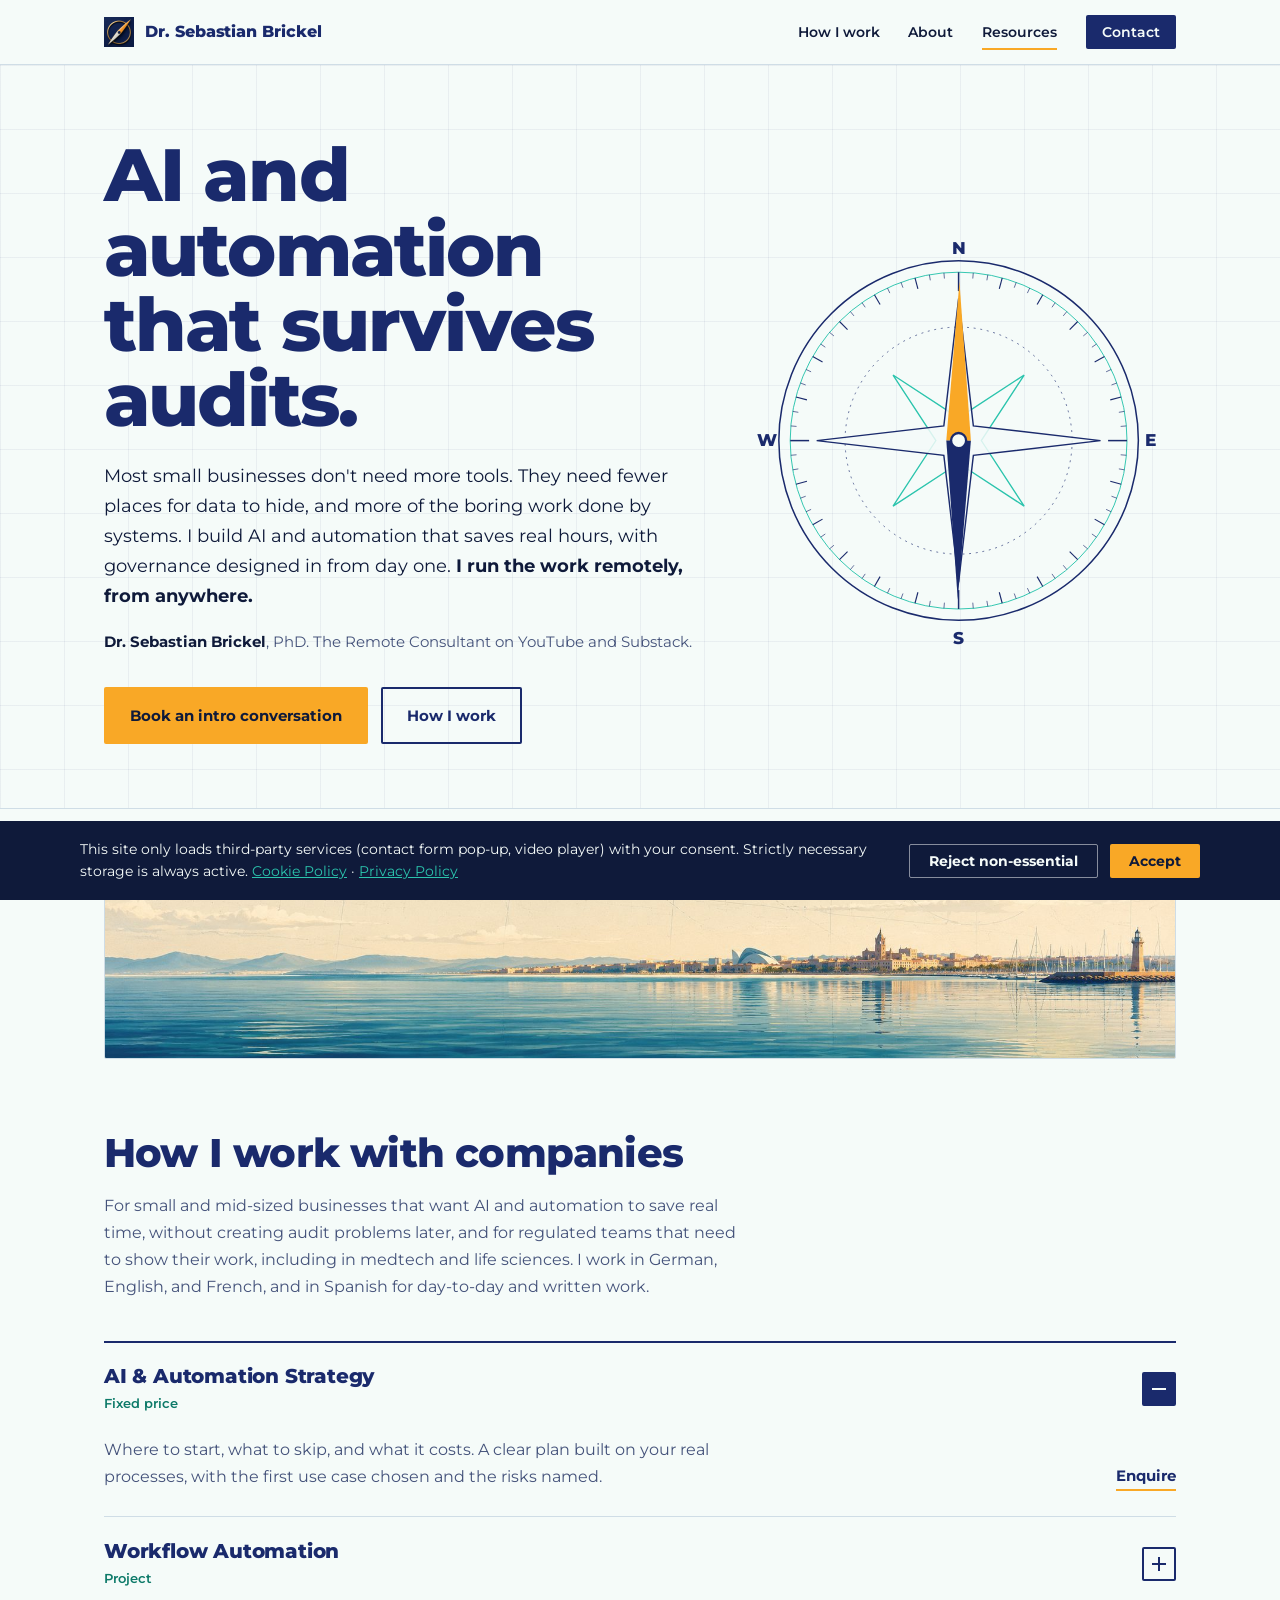
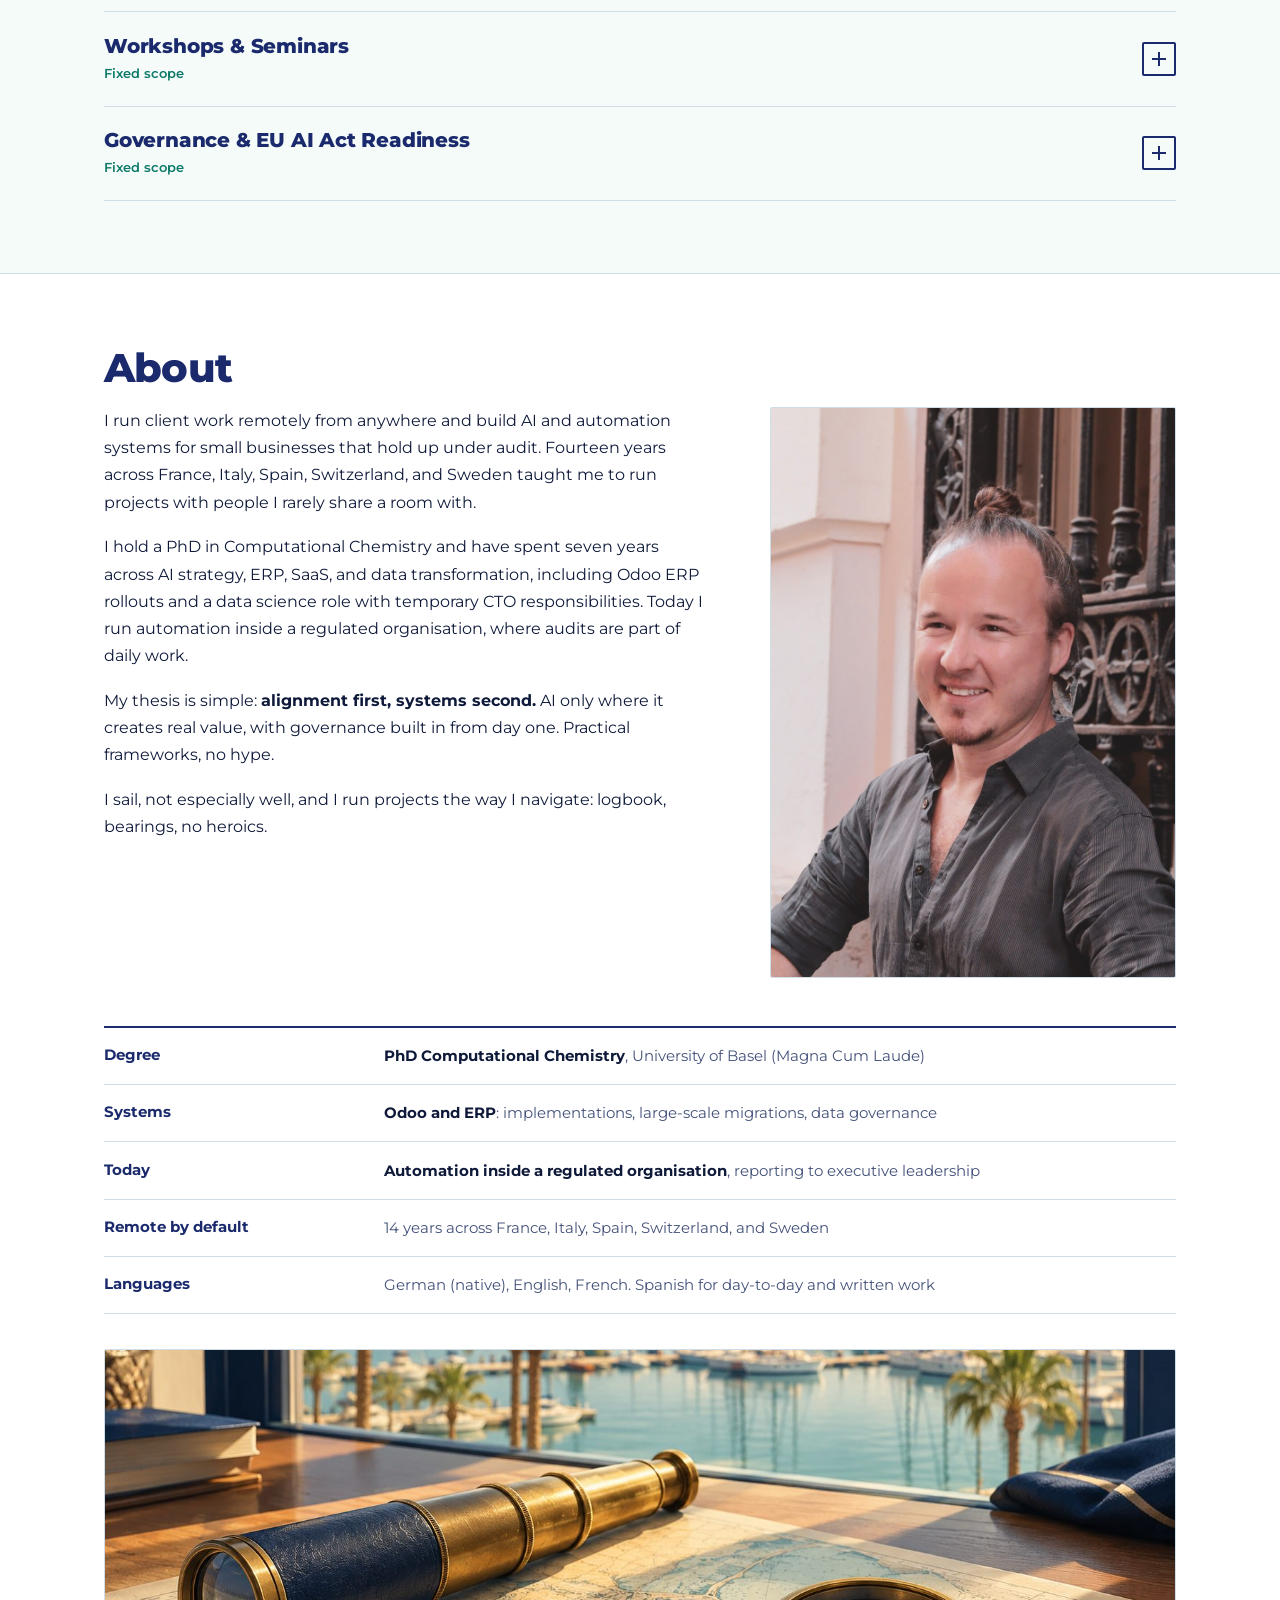
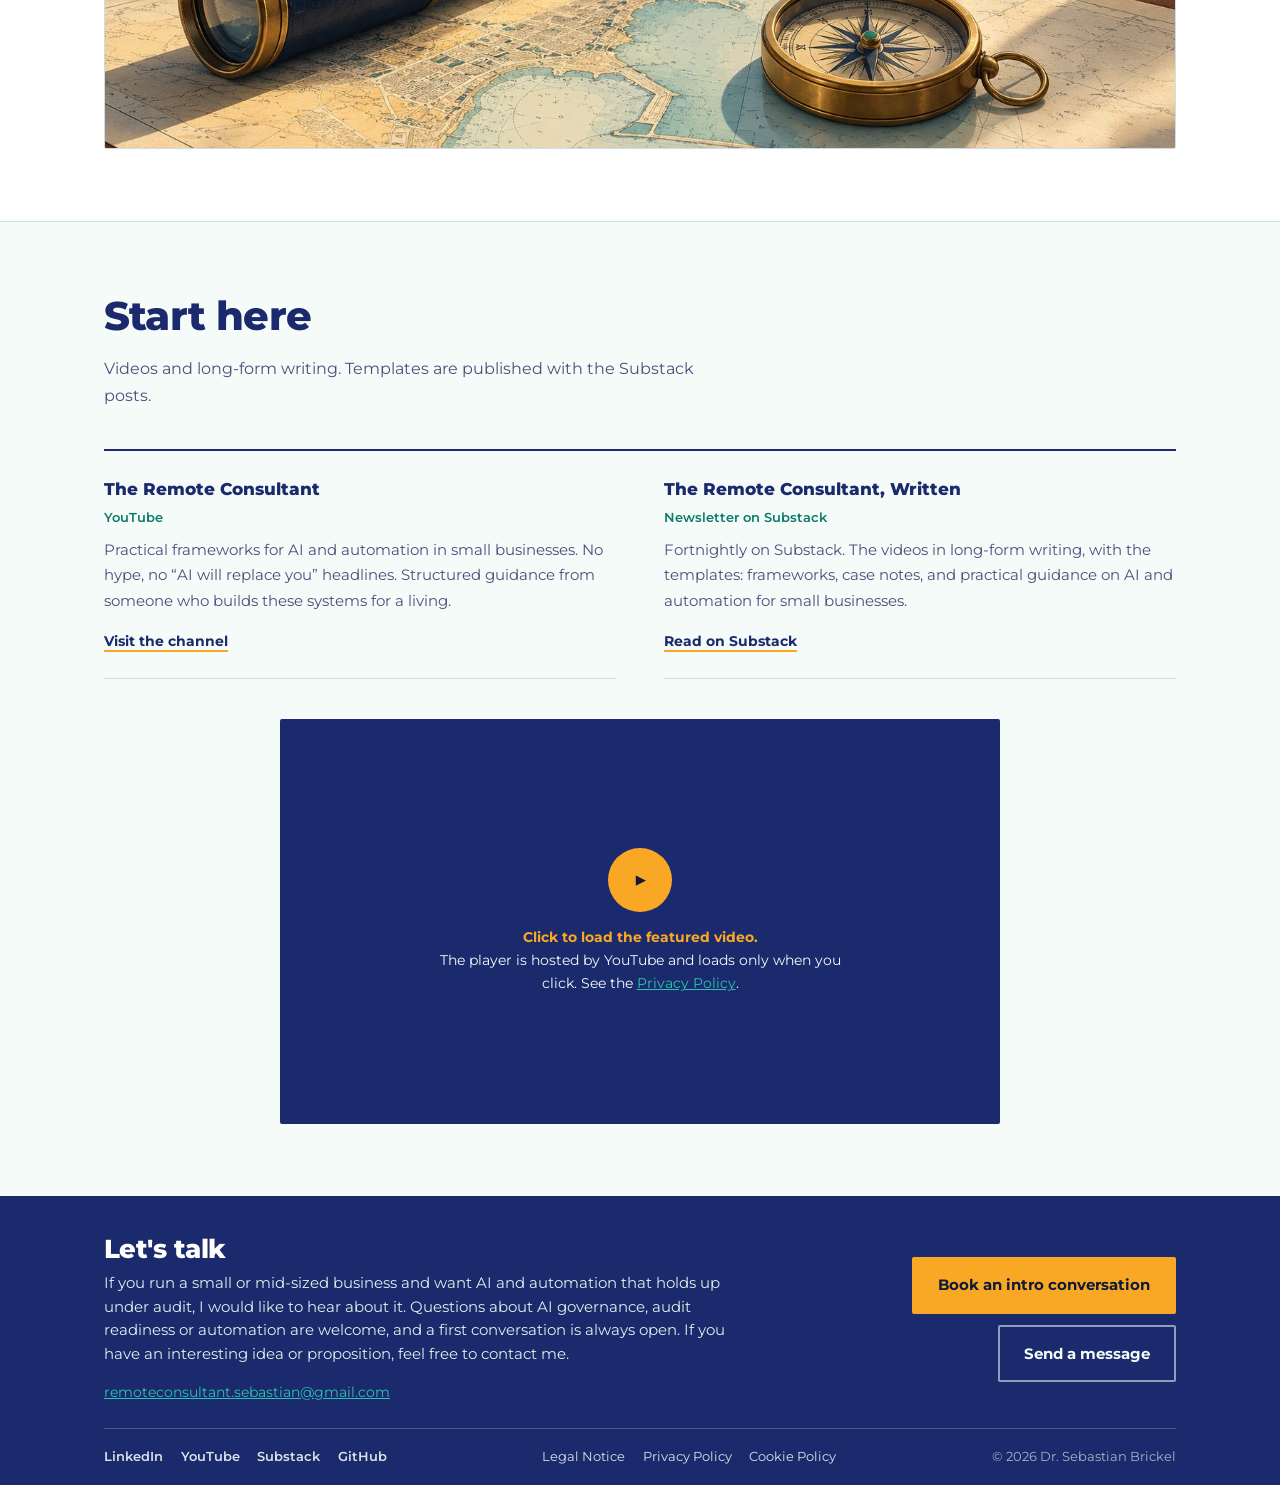
<file: index.html>
<!DOCTYPE html>
<html lang="en">
<head>
  <meta charset="UTF-8">
  <meta name="viewport" content="width=device-width, initial-scale=1.0">
  <link rel="icon" type="image/svg+xml" href="images/favicon.svg?v=5">
  <link rel="icon" type="image/png" href="images/favicon.png?v=5">
  <link rel="apple-touch-icon" href="images/apple-touch-icon.png?v=5">
  <title>Dr. Sebastian Brickel | AI &amp; Automation for Small Businesses | The Remote Consultant</title>
  <meta name="description" content="Dr. Sebastian Brickel builds AI and automation systems for small and mid-sized businesses that hold up under audit. AI strategy, workflow automation, workshops, AI governance and EU AI Act readiness, including for regulated teams in medtech and life sciences. Remote, from anywhere. PhD, no hype.">
  <link rel="canonical" href="https://sbrickel.github.io/">
  <meta property="og:title" content="Dr. Sebastian Brickel | AI &amp; Automation That Survives Audits">
  <meta property="og:description" content="AI and automation for small and mid-sized businesses, built to hold up under audit. Remote, from anywhere.">
  <meta property="og:image" content="https://sbrickel.github.io/images/share.jpg">
<meta property="og:image:width" content="1200">
<meta property="og:image:height" content="630">
  <meta property="og:url" content="https://sbrickel.github.io/">
  <meta property="og:type" content="website">
  <meta name="twitter:card" content="summary_large_image">
  <meta name="twitter:title" content="Dr. Sebastian Brickel | AI &amp; Automation That Survives Audits">
  <meta name="twitter:description" content="AI and automation for small and mid-sized businesses, built to hold up under audit. Remote, from anywhere.">
  <meta name="twitter:image" content="https://sbrickel.github.io/images/share.jpg">

  <link rel="preconnect" href="https://fonts.googleapis.com">
  <link rel="preconnect" href="https://fonts.gstatic.com" crossorigin>
  <link href="https://fonts.googleapis.com/css2?family=Montserrat:wght@400;600;700;800&display=swap" rel="stylesheet">
  <link rel="stylesheet" href="style.css?v=6">
  <script>document.documentElement.classList.add('js')</script>

  <script type="application/ld+json">
  {
    "@context": "https://schema.org",
    "@type": "Person",
    "name": "Dr. Sebastian Brickel",
    "honorificPrefix": "Dr.",
    "jobTitle": "Independent AI & Automation Consultant",
    "description": "AI and automation systems for small and mid-sized businesses that hold up under audit. Remote, from anywhere.",
    "url": "https://sbrickel.github.io/",
    "image": "https://sbrickel.github.io/images/profile.jpg",
    "email": "mailto:remoteconsultant.sebastian@gmail.com",
    "address": { "@type": "PostalAddress", "addressLocality": "Valencia", "addressCountry": "ES" },
    "alumniOf": [
      { "@type": "CollegeOrUniversity", "name": "University of Basel" },
      { "@type": "CollegeOrUniversity", "name": "Università degli Studi di Perugia" },
      { "@type": "CollegeOrUniversity", "name": "Julius-Maximilians-Universität Würzburg" }
    ],
    "knowsLanguage": ["de", "en", "fr", "es"],
    "knowsAbout": ["AI strategy", "workflow automation", "AI governance", "EU AI Act", "Odoo", "ERP"],
    "sameAs": [
      "https://linkedin.com/in/sebastian-brickel",
      "https://www.youtube.com/@TheRemoteConsultantSebastian",
      "https://theremoteconsultant.substack.com",
      "https://github.com/sbrickel"
    ]
  }
  </script>

</head>
<body>
  <div id="cookie-banner" role="dialog" aria-label="Cookie consent">
    <div class="cookie-inner">
      <p>
        This site only loads third-party services (contact form pop-up, video player) with your consent. Strictly necessary storage is always active.
        <a href="cookies.html">Cookie Policy</a> &middot; <a href="privacy.html">Privacy Policy</a>
      </p>
      <div class="cookie-btns">
        <button class="cookie-btn cookie-btn-reject" id="cookie-reject">Reject non-essential</button>
        <button class="cookie-btn cookie-btn-accept" id="cookie-accept">Accept</button>
      </div>
    </div>
  </div>

  <a class="skip" href="#main">Skip to content</a>
  <nav class="site-nav" aria-label="Main">
    <div class="wrap">
      <a href="#" class="brand"><img src="images/logo-nav.png?v=1" width="30" height="30" alt="" decoding="async">Dr. Sebastian Brickel</a>
      <button class="nav-toggle" id="nav-toggle" aria-label="Toggle menu" aria-expanded="false">&#9776;</button>
      <ul class="nav-links" id="nav-links">
        <li><a href="#services">How I work</a></li>
        <li><a href="#about">About</a></li>
        <li><a href="#resources">Resources</a></li>
        <li><a href="#contact" class="nav-cta">Contact</a></li>
      </ul>
    </div>
  </nav>

  <main id="main">
  <header class="hero">
    <div class="wrap">
      <div>
        <h1 class="rise" style="--d:.1s">AI and automation that survives audits.</h1>
        <p class="lede rise" style="--d:.35s">Most small businesses don't need more tools. They need fewer places for data to hide, and more of the boring work done by systems. I build AI and automation that saves real hours, with governance designed in from day one. <strong>I run the work remotely, from anywhere.</strong></p>
        <p class="byline rise" style="--d:.45s"><strong>Dr. Sebastian Brickel</strong>, PhD. The Remote Consultant on YouTube and Substack.</p>
        <div class="actions rise" style="--d:.55s">
          <a href="https://cal.com/sebastian-brickel/intro" target="_blank" rel="noopener" class="btn btn-primary">Book an intro conversation</a>
          <a href="#services" class="btn btn-line">How I work</a>
        </div>
      </div>
      <svg class="rose" viewBox="0 0 460 460" aria-hidden="true" focusable="false">
  <g transform="translate(230 230)">
    <circle r="190" fill="none" stroke="#1a2a6c" stroke-width="1.6"/>
    <circle r="178" fill="none" stroke="#2bc4ad" stroke-width="1"/>
    <g stroke="#1a2a6c"><line x1="0.0" y1="-178.0" x2="0.0" y2="-158.0" stroke-width="1.6"/><line x1="15.5" y1="-177.3" x2="15.0" y2="-171.3" stroke-width="0.7"/><line x1="30.9" y1="-175.3" x2="29.9" y2="-169.4" stroke-width="0.7"/><line x1="46.1" y1="-171.9" x2="43.0" y2="-160.3" stroke-width="1.2"/><line x1="60.9" y1="-167.3" x2="58.8" y2="-161.6" stroke-width="0.7"/><line x1="75.2" y1="-161.3" x2="72.7" y2="-155.9" stroke-width="0.7"/><line x1="89.0" y1="-154.2" x2="83.0" y2="-143.8" stroke-width="1.2"/><line x1="102.1" y1="-145.8" x2="98.7" y2="-140.9" stroke-width="0.7"/><line x1="114.4" y1="-136.4" x2="110.6" y2="-131.8" stroke-width="0.7"/><line x1="125.9" y1="-125.9" x2="117.4" y2="-117.4" stroke-width="1.2"/><line x1="136.4" y1="-114.4" x2="131.8" y2="-110.6" stroke-width="0.7"/><line x1="145.8" y1="-102.1" x2="140.9" y2="-98.7" stroke-width="0.7"/><line x1="154.2" y1="-89.0" x2="143.8" y2="-83.0" stroke-width="1.2"/><line x1="161.3" y1="-75.2" x2="155.9" y2="-72.7" stroke-width="0.7"/><line x1="167.3" y1="-60.9" x2="161.6" y2="-58.8" stroke-width="0.7"/><line x1="171.9" y1="-46.1" x2="160.3" y2="-43.0" stroke-width="1.2"/><line x1="175.3" y1="-30.9" x2="169.4" y2="-29.9" stroke-width="0.7"/><line x1="177.3" y1="-15.5" x2="171.3" y2="-15.0" stroke-width="0.7"/><line x1="178.0" y1="-0.0" x2="158.0" y2="-0.0" stroke-width="1.6"/><line x1="177.3" y1="15.5" x2="171.3" y2="15.0" stroke-width="0.7"/><line x1="175.3" y1="30.9" x2="169.4" y2="29.9" stroke-width="0.7"/><line x1="171.9" y1="46.1" x2="160.3" y2="43.0" stroke-width="1.2"/><line x1="167.3" y1="60.9" x2="161.6" y2="58.8" stroke-width="0.7"/><line x1="161.3" y1="75.2" x2="155.9" y2="72.7" stroke-width="0.7"/><line x1="154.2" y1="89.0" x2="143.8" y2="83.0" stroke-width="1.2"/><line x1="145.8" y1="102.1" x2="140.9" y2="98.7" stroke-width="0.7"/><line x1="136.4" y1="114.4" x2="131.8" y2="110.6" stroke-width="0.7"/><line x1="125.9" y1="125.9" x2="117.4" y2="117.4" stroke-width="1.2"/><line x1="114.4" y1="136.4" x2="110.6" y2="131.8" stroke-width="0.7"/><line x1="102.1" y1="145.8" x2="98.7" y2="140.9" stroke-width="0.7"/><line x1="89.0" y1="154.2" x2="83.0" y2="143.8" stroke-width="1.2"/><line x1="75.2" y1="161.3" x2="72.7" y2="155.9" stroke-width="0.7"/><line x1="60.9" y1="167.3" x2="58.8" y2="161.6" stroke-width="0.7"/><line x1="46.1" y1="171.9" x2="43.0" y2="160.3" stroke-width="1.2"/><line x1="30.9" y1="175.3" x2="29.9" y2="169.4" stroke-width="0.7"/><line x1="15.5" y1="177.3" x2="15.0" y2="171.3" stroke-width="0.7"/><line x1="0.0" y1="178.0" x2="0.0" y2="158.0" stroke-width="1.6"/><line x1="-15.5" y1="177.3" x2="-15.0" y2="171.3" stroke-width="0.7"/><line x1="-30.9" y1="175.3" x2="-29.9" y2="169.4" stroke-width="0.7"/><line x1="-46.1" y1="171.9" x2="-43.0" y2="160.3" stroke-width="1.2"/><line x1="-60.9" y1="167.3" x2="-58.8" y2="161.6" stroke-width="0.7"/><line x1="-75.2" y1="161.3" x2="-72.7" y2="155.9" stroke-width="0.7"/><line x1="-89.0" y1="154.2" x2="-83.0" y2="143.8" stroke-width="1.2"/><line x1="-102.1" y1="145.8" x2="-98.7" y2="140.9" stroke-width="0.7"/><line x1="-114.4" y1="136.4" x2="-110.6" y2="131.8" stroke-width="0.7"/><line x1="-125.9" y1="125.9" x2="-117.4" y2="117.4" stroke-width="1.2"/><line x1="-136.4" y1="114.4" x2="-131.8" y2="110.6" stroke-width="0.7"/><line x1="-145.8" y1="102.1" x2="-140.9" y2="98.7" stroke-width="0.7"/><line x1="-154.2" y1="89.0" x2="-143.8" y2="83.0" stroke-width="1.2"/><line x1="-161.3" y1="75.2" x2="-155.9" y2="72.7" stroke-width="0.7"/><line x1="-167.3" y1="60.9" x2="-161.6" y2="58.8" stroke-width="0.7"/><line x1="-171.9" y1="46.1" x2="-160.3" y2="43.0" stroke-width="1.2"/><line x1="-175.3" y1="30.9" x2="-169.4" y2="29.9" stroke-width="0.7"/><line x1="-177.3" y1="15.5" x2="-171.3" y2="15.0" stroke-width="0.7"/><line x1="-178.0" y1="0.0" x2="-158.0" y2="0.0" stroke-width="1.6"/><line x1="-177.3" y1="-15.5" x2="-171.3" y2="-15.0" stroke-width="0.7"/><line x1="-175.3" y1="-30.9" x2="-169.4" y2="-29.9" stroke-width="0.7"/><line x1="-171.9" y1="-46.1" x2="-160.3" y2="-43.0" stroke-width="1.2"/><line x1="-167.3" y1="-60.9" x2="-161.6" y2="-58.8" stroke-width="0.7"/><line x1="-161.3" y1="-75.2" x2="-155.9" y2="-72.7" stroke-width="0.7"/><line x1="-154.2" y1="-89.0" x2="-143.8" y2="-83.0" stroke-width="1.2"/><line x1="-145.8" y1="-102.1" x2="-140.9" y2="-98.7" stroke-width="0.7"/><line x1="-136.4" y1="-114.4" x2="-131.8" y2="-110.6" stroke-width="0.7"/><line x1="-125.9" y1="-125.9" x2="-117.4" y2="-117.4" stroke-width="1.2"/><line x1="-114.4" y1="-136.4" x2="-110.6" y2="-131.8" stroke-width="0.7"/><line x1="-102.1" y1="-145.8" x2="-98.7" y2="-140.9" stroke-width="0.7"/><line x1="-89.0" y1="-154.2" x2="-83.0" y2="-143.8" stroke-width="1.2"/><line x1="-75.2" y1="-161.3" x2="-72.7" y2="-155.9" stroke-width="0.7"/><line x1="-60.9" y1="-167.3" x2="-58.8" y2="-161.6" stroke-width="0.7"/><line x1="-46.1" y1="-171.9" x2="-43.0" y2="-160.3" stroke-width="1.2"/><line x1="-30.9" y1="-175.3" x2="-29.9" y2="-169.4" stroke-width="0.7"/><line x1="-15.5" y1="-177.3" x2="-15.0" y2="-171.3" stroke-width="0.7"/></g>
    <circle r="120" fill="none" stroke="#1a2a6c" stroke-width=".7" stroke-dasharray="2 5"/>
    <polygon points="69.3,-69.3 24.0,-0.0 69.3,69.3 0.0,24.0 -69.3,69.3 -24.0,0.0 -69.3,-69.3 -0.0,-24.0" fill="none" stroke="#2bc4ad" stroke-width="1.4"/>
    <polygon points="0.0,-150.0 15.6,-15.6 150.0,-0.0 15.6,15.6 0.0,150.0 -15.6,15.6 -150.0,0.0 -15.6,-15.6" fill="#f5fbf9" fill-opacity=".85" stroke="#1a2a6c" stroke-width="1.5"/>
    <g font-family="Montserrat, Arial, sans-serif" font-weight="800" font-size="18" fill="#1a2a6c" text-anchor="middle">
      <text y="-197">N</text><text x="203" y="6">E</text><text y="215">S</text><text x="-203" y="6">W</text>
    </g>
    <g class="needle">
        <animateTransform attributeName="transform" type="rotate" values="-62 0 0;14 0 0;-6 0 0;2 0 0;0 0 0" keyTimes="0;.38;.62;.82;1" calcMode="spline" keySplines=".3 0 .4 1;.3 0 .4 1;.3 0 .4 1;.3 0 .4 1" dur="3.2s" begin="0.2s" fill="freeze"/>
      <polygon points="0,-168 13,0 -13,0" fill="#f9a826"/>
      <polygon points="0,168 13,0 -13,0" fill="#1a2a6c"/>
      <circle r="8" fill="#f5fbf9" stroke="#1a2a6c" stroke-width="2.5"/>
    </g>
  </g>
</svg>
    </div>
  </header>

  <div class="band" role="presentation"><div class="wrap"><img src="images/divider-sea.jpg" alt="" width="1800" height="600" loading="lazy"></div></div>

  <section id="services" class="block">
    <div class="wrap">
      <h2>How I work with companies</h2>
      <p class="intro">For small and mid-sized businesses that want AI and automation to save real time, without creating audit problems later, and for regulated teams that need to show their work, including in medtech and life sciences. I work in German, English, and French, and in Spanish for day-to-day and written work.</p>
      <div class="acc">
        <div class="acc-item">
          <h3 class="acc-h"><button type="button" class="acc-head" id="svc-t1" aria-expanded="false" aria-controls="svc-p1"><span class="acc-label"><span class="acc-name">AI &amp; Automation Strategy</span><span class="tag">Fixed price</span></span><span class="acc-icon" aria-hidden="true"></span></button></h3>
          <div class="acc-body" id="svc-p1" role="region" aria-labelledby="svc-t1"><div class="acc-inner"><div><p>Where to start, what to skip, and what it costs. A clear plan built on your real processes, with the first use case chosen and the risks named.</p><a href="#contact" class="go">Enquire</a></div></div></div>
        </div>
        <div class="acc-item">
          <h3 class="acc-h"><button type="button" class="acc-head" id="svc-t2" aria-expanded="false" aria-controls="svc-p2"><span class="acc-label"><span class="acc-name">Workflow Automation</span><span class="tag">Project</span></span><span class="acc-icon" aria-hidden="true"></span></button></h3>
          <div class="acc-body" id="svc-p2" role="region" aria-labelledby="svc-t2"><div class="acc-inner"><div><p>Automation inside the systems you already run: ERP, CRM, e-commerce. Human review kept where judgement matters, and a clear record of what the system did.</p><a href="#contact" class="go">Enquire</a></div></div></div>
        </div>
        <div class="acc-item">
          <h3 class="acc-h"><button type="button" class="acc-head" id="svc-t3" aria-expanded="false" aria-controls="svc-p3"><span class="acc-label"><span class="acc-name">Workshops &amp; Seminars</span><span class="tag">Fixed scope</span></span><span class="acc-icon" aria-hidden="true"></span></button></h3>
          <div class="acc-body" id="svc-p3" role="region" aria-labelledby="svc-t3"><div class="acc-inner"><div><p>Practical sessions for leadership and sales teams: where AI and automation actually create value, and a working plan built on your own use cases.</p><a href="#contact" class="go">Enquire</a></div></div></div>
        </div>
        <div class="acc-item">
          <h3 class="acc-h"><button type="button" class="acc-head" id="svc-t4" aria-expanded="false" aria-controls="svc-p4"><span class="acc-label"><span class="acc-name">Governance &amp; EU AI Act Readiness</span><span class="tag">Fixed scope</span></span><span class="acc-icon" aria-hidden="true"></span></button></h3>
          <div class="acc-body" id="svc-p4" role="region" aria-labelledby="svc-t4"><div class="acc-inner"><div><p>AI system inventory, risk classification, gap analysis, and a prioritised roadmap, delivered as a written report. For teams that need to show their work.</p><a href="#contact" class="go">Enquire</a></div></div></div>
        </div>
      </div>
    </div>
  </section>

  <section id="about" class="block block-white">
    <div class="wrap">
      <h2>About</h2>
      <div class="about">
        <div>
          <p>I run client work remotely from anywhere and build AI and automation systems for small businesses that hold up under audit. Fourteen years across France, Italy, Spain, Switzerland, and Sweden taught me to run projects with people I rarely share a room with.</p>
          <p>I hold a PhD in Computational Chemistry and have spent seven years across AI strategy, ERP, SaaS, and data transformation, including Odoo ERP rollouts and a data science role with temporary CTO responsibilities. Today I run automation inside a regulated organisation, where audits are part of daily work.</p>
          <p>My thesis is simple: <strong>alignment first, systems second.</strong> AI only where it creates real value, with governance built in from day one. Practical frameworks, no hype.</p>
          <p>I sail, not especially well, and I run projects the way I navigate: logbook, bearings, no heroics.</p>
        </div>
        <figure><img src="images/about-web.jpg" alt="Sebastian Brickel at work" width="900" height="1266" loading="lazy"></figure>
      </div>
      <dl class="facts">
        <div><dt>Degree</dt><dd><strong>PhD Computational Chemistry</strong>, University of Basel (Magna Cum Laude)</dd></div>
        <div><dt>Systems</dt><dd><strong>Odoo and ERP</strong>: implementations, large-scale migrations, data governance</dd></div>
        <div><dt>Today</dt><dd><strong>Automation inside a regulated organisation</strong>, reporting to executive leadership</dd></div>
        <div><dt>Remote by default</dt><dd>14 years across France, Italy, Spain, Switzerland, and Sweden</dd></div>
        <div><dt>Languages</dt><dd>German (native), English, French. Spanish for day-to-day and written work</dd></div>
      </dl>
      <figure class="about-wide"><img src="images/about-desk.jpg" alt="Brass spyglass and compass on a nautical chart of the Valencia coast, with the marina behind" width="1500" height="1000" loading="lazy"></figure>
    </div>
  </section>

  <section id="resources" class="block">
    <div class="wrap">
      <h2>Start here</h2>
      <p class="intro">Videos and long-form writing. Templates are published with the Substack posts.</p>
      <div class="res-grid">
        <div class="res">
          <h3>The Remote Consultant</h3><span class="tag">YouTube</span>
          <p>Practical frameworks for AI and automation in small businesses. No hype, no &ldquo;AI will replace you&rdquo; headlines. Structured guidance from someone who builds these systems for a living.</p>
          <a href="https://www.youtube.com/@TheRemoteConsultantSebastian?sub_confirmation=1" target="_blank" rel="noopener">Visit the channel</a>
        </div>
        <div class="res">
          <h3>The Remote Consultant, Written</h3><span class="tag">Newsletter on Substack</span>
          <p>Fortnightly on Substack. The videos in long-form writing, with the templates: frameworks, case notes, and practical guidance on AI and automation for small businesses.</p>
          <a href="https://theremoteconsultant.substack.com" target="_blank" rel="noopener">Read on Substack</a>
        </div>
      </div>
      <div class="video-facade" id="video-facade" role="button" tabindex="0" aria-label="Load and play featured YouTube video">
        <div class="play">&#9654;</div>
        <p><strong>Click to load the featured video.</strong><br>The player is hosted by YouTube and loads only when you click. See the <a href="privacy.html">Privacy Policy</a>.</p>
      </div>
      <div class="video-container" id="video-container" style="display:none;"></div>
    </div>
  </section>
  </main>

  <footer id="contact" class="site-footer">
    <div class="wrap">
      <div class="foot-top">
        <div>
          <h2>Let's talk</h2>
          <p class="contact-lede">If you run a small or mid-sized business and want AI and automation that holds up under audit, I would like to hear about it. Questions about AI governance, audit readiness or automation are welcome, and a first conversation is always open. If you have an interesting idea or proposition, feel free to contact me.</p>
          <p class="email-line"><a href="mailto:remoteconsultant.sebastian@gmail.com">remoteconsultant.sebastian@gmail.com</a></p>
        </div>
        <div class="foot-actions">
          <a href="https://cal.com/sebastian-brickel/intro" target="_blank" rel="noopener" class="btn btn-primary">Book an intro conversation</a>
          <a href="https://tally.so/r/aQxgRb" id="contact-btn" target="_blank" rel="noopener" class="btn btn-light">Send a message</a>
        </div>
      </div>
      <div class="foot-bottom">
        <nav aria-label="Social"><a href="https://linkedin.com/in/sebastian-brickel" target="_blank" rel="noopener">LinkedIn</a><a href="https://www.youtube.com/@TheRemoteConsultantSebastian?sub_confirmation=1" target="_blank" rel="noopener">YouTube</a><a href="https://theremoteconsultant.substack.com" target="_blank" rel="noopener">Substack</a><a href="https://github.com/sbrickel" target="_blank" rel="noopener">GitHub</a></nav>
        <span class="legal"><a href="legal.html">Legal Notice</a><a href="privacy.html">Privacy Policy</a><a href="cookies.html">Cookie Policy</a></span>
        <span class="foot-copy">&copy; 2026 Dr. Sebastian Brickel</span>
      </div>
    </div>
  </footer>


  <script>
    // ── Click-to-load YouTube (privacy-friendly facade) ──
    var facade = document.getElementById('video-facade');
    function loadVideo() {
      var container = document.getElementById('video-container');
      container.innerHTML = '<iframe src="https://www.youtube-nocookie.com/embed/eQg4SnXS0tY?autoplay=1" title="The Remote Consultant - latest video" allow="autoplay; encrypted-media" allowfullscreen></iframe>';
      container.style.display = 'block';
      facade.style.display = 'none';
    }
    facade.addEventListener('click', loadVideo);
    facade.addEventListener('keydown', function (e) { if (e.key === 'Enter' || e.key === ' ') { e.preventDefault(); loadVideo(); } });

    // ── Cookie consent ──
    (function () {
      var consent = localStorage.getItem('cookie_consent');
      var banner = document.getElementById('cookie-banner');
      if (!consent) banner.style.display = 'block';

      document.getElementById('cookie-accept').addEventListener('click', function () {
        localStorage.setItem('cookie_consent', 'accepted');
        banner.style.display = 'none';
        enableTallyPopup();
      });
      document.getElementById('cookie-reject').addEventListener('click', function () {
        localStorage.setItem('cookie_consent', 'rejected');
        banner.style.display = 'none';
      });

      if (consent === 'accepted') enableTallyPopup();

      // With consent: load Tally and upgrade the contact button to an in-page pop-up.
      // Without consent: the button stays a plain link to tally.so (no script, no embed).
      function enableTallyPopup() {
        if (document.getElementById('tally-embed-script')) return;
        var s = document.createElement('script');
        s.id = 'tally-embed-script';
        s.src = 'https://tally.so/widgets/embed.js';
        s.async = true;
        s.onload = function () {
          var btn = document.getElementById('contact-btn');
          btn.removeAttribute('href');
          btn.removeAttribute('target');
          btn.style.cursor = 'pointer';
          btn.setAttribute('data-tally-open', 'aQxgRb');
          btn.setAttribute('data-tally-emoji-text', '👋');
          btn.setAttribute('data-tally-emoji-animation', 'wave');
        };
        document.body.appendChild(s);
      }
    })();
  </script>

<script src="site.js?v=3"></script>
</body>
</html>
</file>
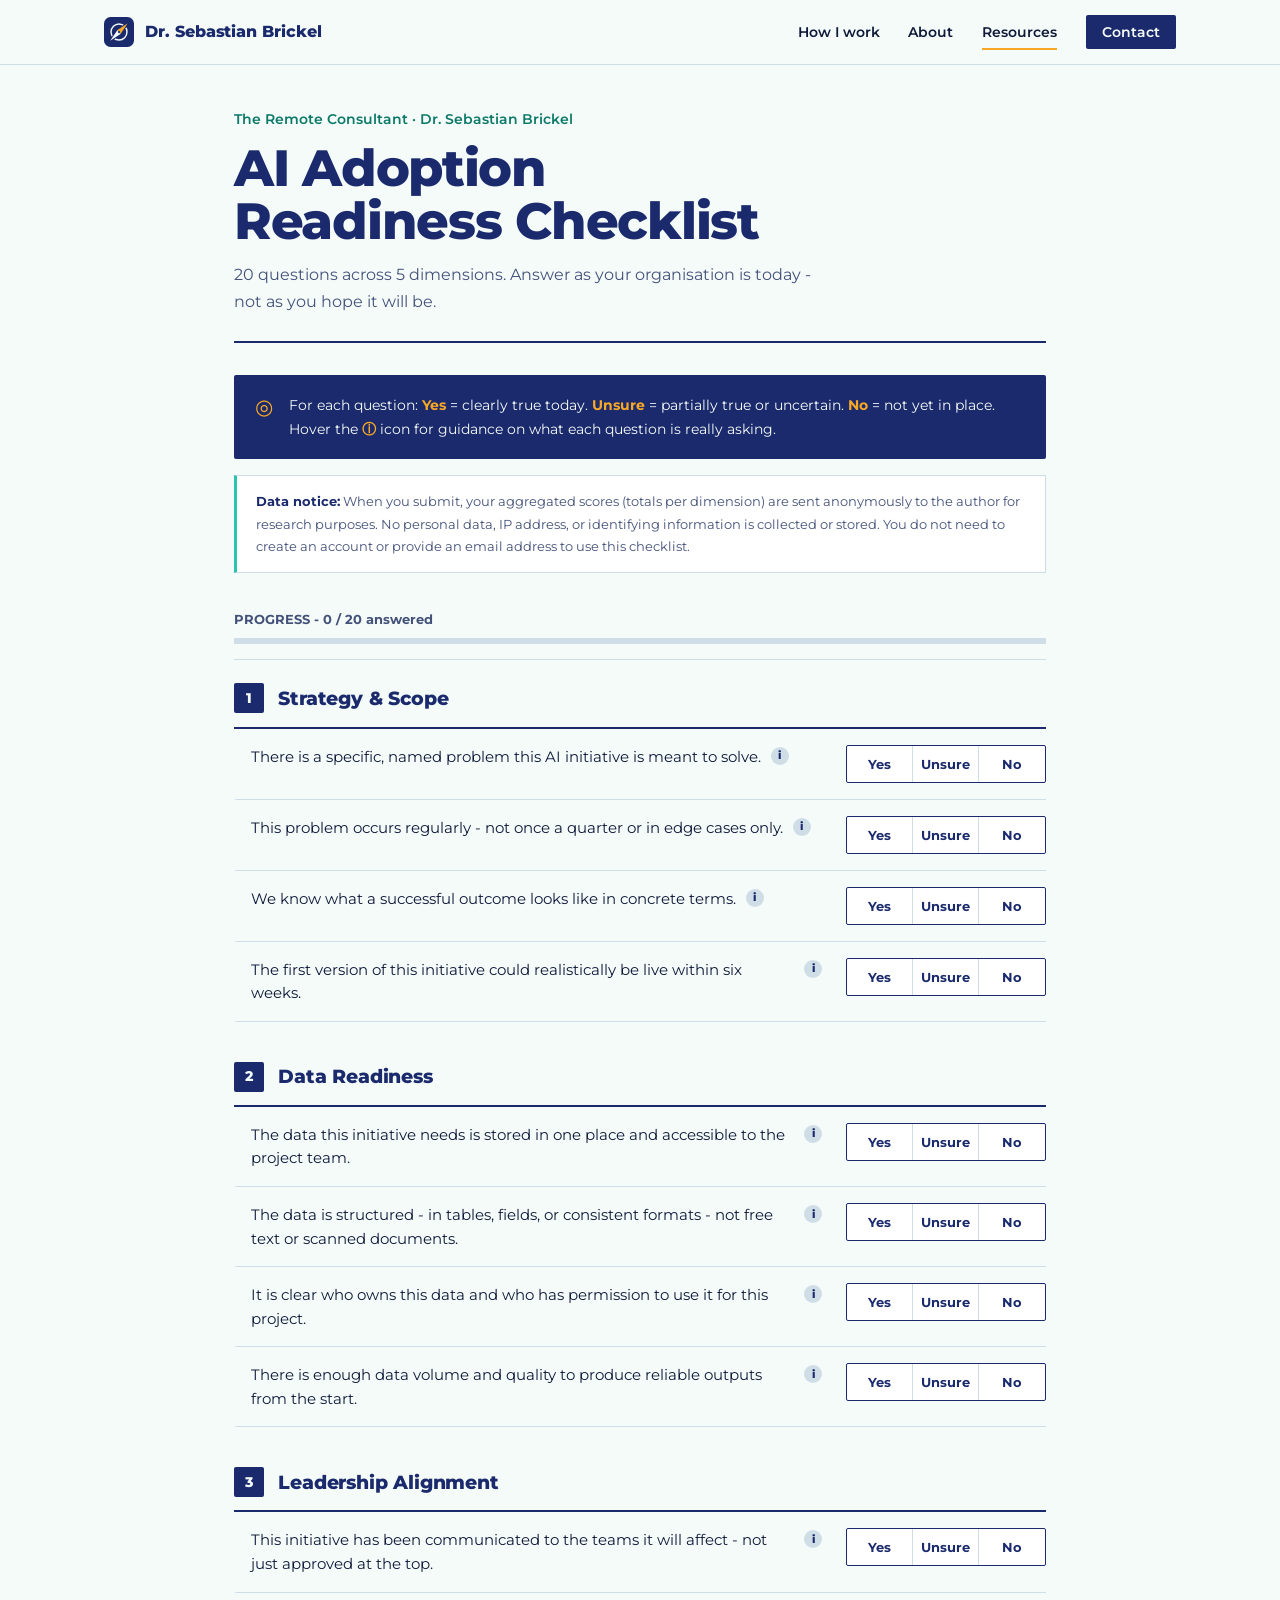
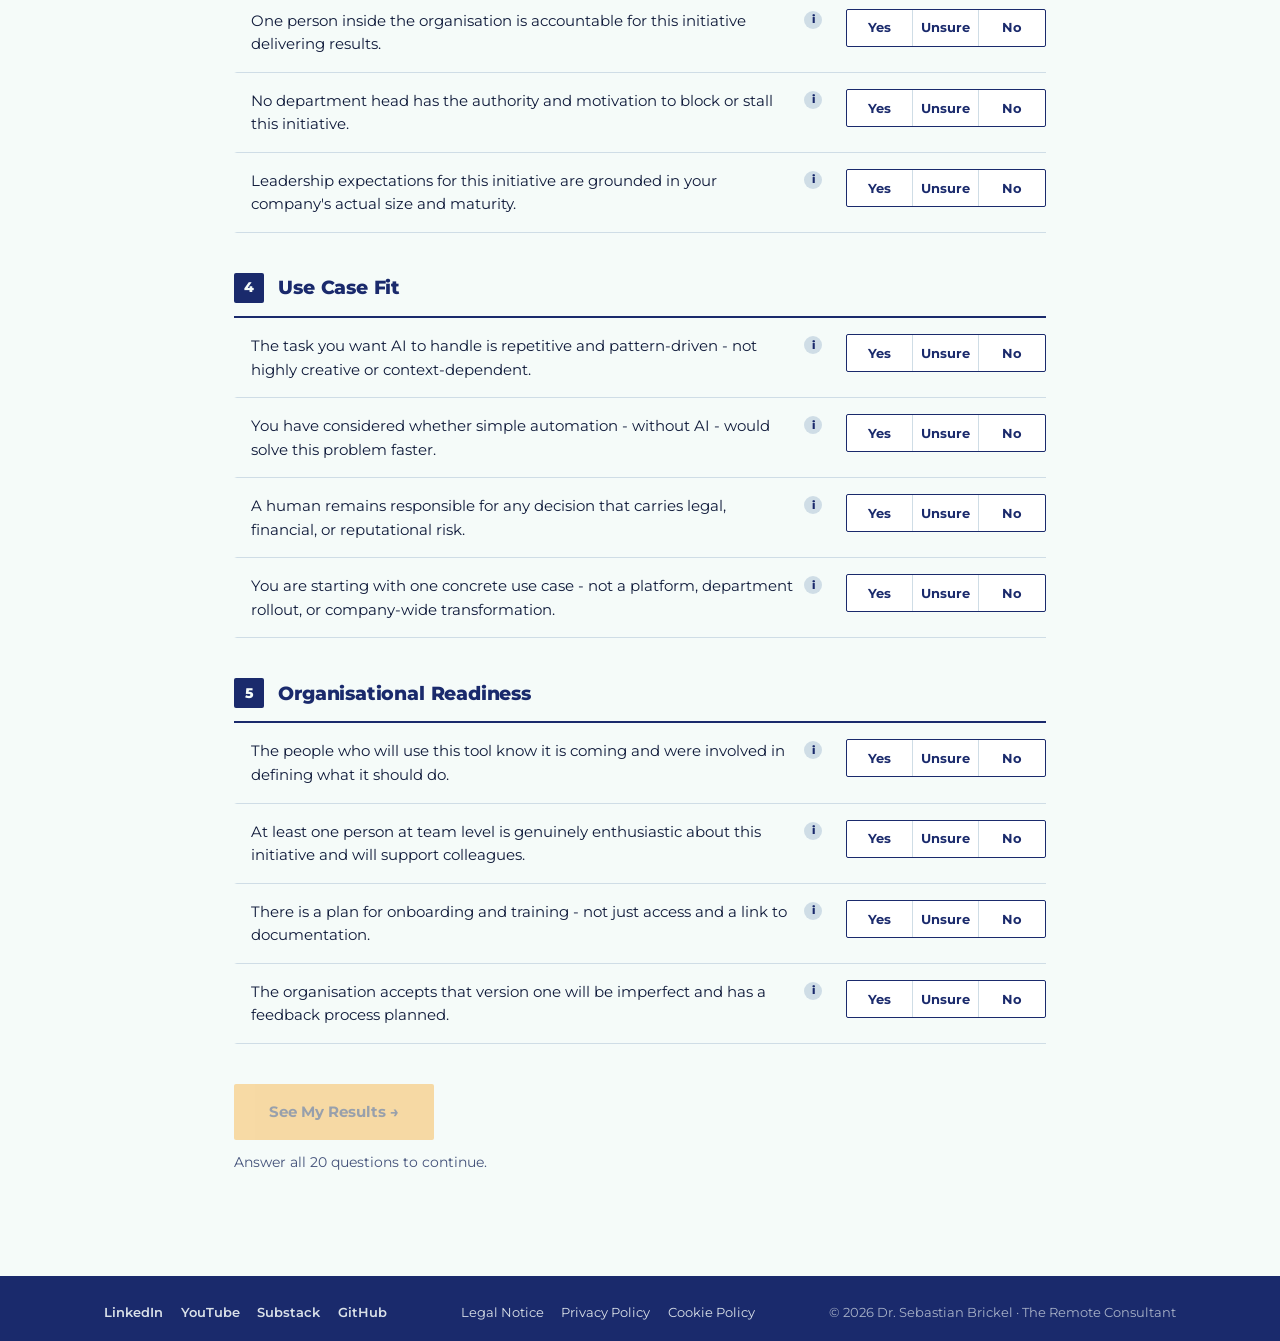
<file: checklist.html>
<!DOCTYPE html>
<html lang="en">
<head>
<meta charset="UTF-8">
<meta name="viewport" content="width=device-width, initial-scale=1.0">
<title>AI Adoption Readiness Checklist - The Remote Consultant</title>
<meta name="description" content="Free AI Adoption Readiness Checklist by Dr. Sebastian Brickel: 20 questions across 5 dimensions. Find out where your organisation stands before committing time and budget. No email required.">
<meta property="og:title" content="AI Adoption Readiness Checklist - The Remote Consultant">
<meta property="og:description" content="20 questions, 5 dimensions, under 5 minutes. Find out if your organisation is ready for AI - no email required.">
<meta property="og:image" content="https://sbrickel.github.io/images/share.jpg">
<meta property="og:image:width" content="1200">
<meta property="og:image:height" content="630">
<meta property="og:url" content="https://sbrickel.github.io/checklist.html">
<meta property="og:type" content="website">
<meta name="twitter:card" content="summary_large_image">
<link href="https://fonts.googleapis.com/css2?family=Montserrat:wght@300;400;500;600;800&display=swap" rel="stylesheet">

  <link rel="icon" type="image/svg+xml" href="images/favicon.svg?v=5">
  <link rel="icon" type="image/png" href="images/favicon.png?v=5">
  <link rel="apple-touch-icon" href="images/apple-touch-icon.png?v=5">
  <link rel="stylesheet" href="style.css?v=3">
  <script>document.documentElement.classList.add('js')</script>
</head>
<body>
  <a class="skip" href="#main">Skip to content</a>
  <nav class="site-nav" aria-label="Main">
    <div class="wrap">
      <a href="index.html" class="brand"><svg viewBox="0 0 64 64" width="30" height="30" aria-hidden="true" focusable="false"><rect width="64" height="64" rx="14" fill="#1a2a6c"/><circle cx="32" cy="32" r="17" fill="none" stroke="#f5fbf9" stroke-width="3.0"/><g transform="translate(32 32) rotate(45)"><polygon points="0,-26.5 5.4,0.9 0,26.5 -5.4,-0.9" fill="#1a2a6c" stroke="#1a2a6c" stroke-width="3.4" stroke-linejoin="round"/><polygon points="0,-26.5 5.4,0.9 -5.4,-0.9" fill="#f9a826"/><polygon points="5.4,0.9 0,26.5 -5.4,-0.9" fill="#f5fbf9"/><circle r="2.3" fill="#1a2a6c"/></g></svg>Dr. Sebastian Brickel</a>
      <button class="nav-toggle" id="nav-toggle" aria-label="Toggle menu" aria-expanded="false">&#9776;</button>
      <ul class="nav-links" id="nav-links">
        <li><a href="index.html#services">How I work</a></li>
        <li><a href="index.html#about">About</a></li>
        <li><a href="index.html#resources" aria-current="page">Resources</a></li>
        <li><a href="index.html#contact" class="nav-cta">Contact</a></li>
      </ul>
    </div>
  </nav>
  <div class="page" id="main">

  <header class="page-head">
    <div class="brand-line">The Remote Consultant · Dr. Sebastian Brickel</div>
    <h1>AI Adoption<br><em>Readiness Checklist</em></h1>
    <p class="subtitle">20 questions across 5 dimensions. Answer as your organisation is today - not as you hope it will be.</p>
    <div class="header-rule"></div>
  </header>

  <div class="instructions">
    <div class="icon">◎</div>
    <div>
      For each question: <strong>Yes</strong> = clearly true today. <strong>Unsure</strong> = partially true or uncertain. <strong>No</strong> = not yet in place. Hover the <strong>ⓘ</strong> icon for guidance on what each question is really asking.
    </div>
  </div>

  <!-- PRIVACY NOTICE -->
  <div class="privacy-notice">
    <strong>Data notice:</strong> When you submit, your aggregated scores (totals per dimension) are sent anonymously to the author for research purposes. No personal data, IP address, or identifying information is collected or stored. You do not need to create an account or provide an email address to use this checklist.
  </div>

  <div class="progress-wrap">
    <div class="progress-label">PROGRESS - <span id="answered">0</span> / 20 answered</div>
    <div class="progress-bar-bg"><div class="progress-bar" id="prog-bar"></div></div>
  </div>

  <!-- SECTION 1 -->
  <div class="section">
    <div class="section-header">
      <div class="section-number">1</div>
      <div class="section-title">Strategy &amp; Scope</div>
    </div>

    <div class="item">
      <div class="item-text">
        <span>There is a specific, named problem this AI initiative is meant to solve.</span>
        <div class="tip-wrap"><div class="tip-icon">i</div><div class="tip-box">Can someone on your team write it in one sentence right now? If not, the problem is not yet defined - it is a direction. That is not enough to start.</div></div>
      </div>
      <div class="choice-group">
        <input type="radio" class="yes"   name="q0" id="q0y" value="2"><label class="choice-label" for="q0y">Yes</label>
        <input type="radio" class="maybe" name="q0" id="q0m" value="1"><label class="choice-label" for="q0m">Unsure</label>
        <input type="radio" class="no"    name="q0" id="q0n" value="0"><label class="choice-label" for="q0n">No</label>
      </div>
    </div>

    <div class="item">
      <div class="item-text">
        <span>This problem occurs regularly - not once a quarter or in edge cases only.</span>
        <div class="tip-wrap"><div class="tip-icon">i</div><div class="tip-box">AI and automation deliver value through repetition. A problem that appears rarely is not worth the investment of a full initiative.</div></div>
      </div>
      <div class="choice-group">
        <input type="radio" class="yes"   name="q1" id="q1y" value="2"><label class="choice-label" for="q1y">Yes</label>
        <input type="radio" class="maybe" name="q1" id="q1m" value="1"><label class="choice-label" for="q1m">Unsure</label>
        <input type="radio" class="no"    name="q1" id="q1n" value="0"><label class="choice-label" for="q1n">No</label>
      </div>
    </div>

    <div class="item">
      <div class="item-text">
        <span>We know what a successful outcome looks like in concrete terms.</span>
        <div class="tip-wrap"><div class="tip-icon">i</div><div class="tip-box">Not "better" or "faster" - something measurable. Time saved per week, error rate reduced, response time cut by X. If you cannot measure it, you cannot manage it.</div></div>
      </div>
      <div class="choice-group">
        <input type="radio" class="yes"   name="q2" id="q2y" value="2"><label class="choice-label" for="q2y">Yes</label>
        <input type="radio" class="maybe" name="q2" id="q2m" value="1"><label class="choice-label" for="q2m">Unsure</label>
        <input type="radio" class="no"    name="q2" id="q2n" value="0"><label class="choice-label" for="q2n">No</label>
      </div>
    </div>

    <div class="item">
      <div class="item-text">
        <span>The first version of this initiative could realistically be live within six weeks.</span>
        <div class="tip-wrap"><div class="tip-icon">i</div><div class="tip-box">If the plan requires months before anything goes live, the scope is too large. A working MVP in six weeks is a discipline test, not a technical one.</div></div>
      </div>
      <div class="choice-group">
        <input type="radio" class="yes"   name="q3" id="q3y" value="2"><label class="choice-label" for="q3y">Yes</label>
        <input type="radio" class="maybe" name="q3" id="q3m" value="1"><label class="choice-label" for="q3m">Unsure</label>
        <input type="radio" class="no"    name="q3" id="q3n" value="0"><label class="choice-label" for="q3n">No</label>
      </div>
    </div>
  </div>

  <!-- SECTION 2 -->
  <div class="section">
    <div class="section-header">
      <div class="section-number">2</div>
      <div class="section-title">Data Readiness</div>
    </div>

    <div class="item">
      <div class="item-text">
        <span>The data this initiative needs is stored in one place and accessible to the project team.</span>
        <div class="tip-wrap"><div class="tip-icon">i</div><div class="tip-box">If the data lives across five departments, three tools, and two email inboxes - it is not accessible. Centralisation is a prerequisite, not an afterthought.</div></div>
      </div>
      <div class="choice-group">
        <input type="radio" class="yes"   name="q4" id="q4y" value="2"><label class="choice-label" for="q4y">Yes</label>
        <input type="radio" class="maybe" name="q4" id="q4m" value="1"><label class="choice-label" for="q4m">Unsure</label>
        <input type="radio" class="no"    name="q4" id="q4n" value="0"><label class="choice-label" for="q4n">No</label>
      </div>
    </div>

    <div class="item">
      <div class="item-text">
        <span>The data is structured - in tables, fields, or consistent formats - not free text or scanned documents.</span>
        <div class="tip-wrap"><div class="tip-icon">i</div><div class="tip-box">Unstructured data (PDFs, emails, handwritten notes) can be used, but requires significant preparation work before it is useful to any AI system.</div></div>
      </div>
      <div class="choice-group">
        <input type="radio" class="yes"   name="q5" id="q5y" value="2"><label class="choice-label" for="q5y">Yes</label>
        <input type="radio" class="maybe" name="q5" id="q5m" value="1"><label class="choice-label" for="q5m">Unsure</label>
        <input type="radio" class="no"    name="q5" id="q5n" value="0"><label class="choice-label" for="q5n">No</label>
      </div>
    </div>

    <div class="item">
      <div class="item-text">
        <span>It is clear who owns this data and who has permission to use it for this project.</span>
        <div class="tip-wrap"><div class="tip-icon">i</div><div class="tip-box">Data ownership disputes mid-project are a common cause of delays. If nobody knows who to ask for access, assume it is not ready.</div></div>
      </div>
      <div class="choice-group">
        <input type="radio" class="yes"   name="q6" id="q6y" value="2"><label class="choice-label" for="q6y">Yes</label>
        <input type="radio" class="maybe" name="q6" id="q6m" value="1"><label class="choice-label" for="q6m">Unsure</label>
        <input type="radio" class="no"    name="q6" id="q6n" value="0"><label class="choice-label" for="q6n">No</label>
      </div>
    </div>

    <div class="item">
      <div class="item-text">
        <span>There is enough data volume and quality to produce reliable outputs from the start.</span>
        <div class="tip-wrap"><div class="tip-icon">i</div><div class="tip-box">Ten records are not enough. If the dataset is thin or full of inconsistencies, outputs will be unreliable - and adoption will fail faster than the technology.</div></div>
      </div>
      <div class="choice-group">
        <input type="radio" class="yes"   name="q7" id="q7y" value="2"><label class="choice-label" for="q7y">Yes</label>
        <input type="radio" class="maybe" name="q7" id="q7m" value="1"><label class="choice-label" for="q7m">Unsure</label>
        <input type="radio" class="no"    name="q7" id="q7n" value="0"><label class="choice-label" for="q7n">No</label>
      </div>
    </div>
  </div>

  <!-- SECTION 3 -->
  <div class="section">
    <div class="section-header">
      <div class="section-number">3</div>
      <div class="section-title">Leadership Alignment</div>
    </div>

    <div class="item">
      <div class="item-text">
        <span>This initiative has been communicated to the teams it will affect - not just approved at the top.</span>
        <div class="tip-wrap"><div class="tip-icon">i</div><div class="tip-box">A leadership decision that never reaches the people affected is not a decision - it is a plan. Communication down the chain is where most AI initiatives silently die.</div></div>
      </div>
      <div class="choice-group">
        <input type="radio" class="yes"   name="q8" id="q8y" value="2"><label class="choice-label" for="q8y">Yes</label>
        <input type="radio" class="maybe" name="q8" id="q8m" value="1"><label class="choice-label" for="q8m">Unsure</label>
        <input type="radio" class="no"    name="q8" id="q8n" value="0"><label class="choice-label" for="q8n">No</label>
      </div>
    </div>

    <div class="item">
      <div class="item-text">
        <span>One person inside the organisation is accountable for this initiative delivering results.</span>
        <div class="tip-wrap"><div class="tip-icon">i</div><div class="tip-box">Shared ownership is no ownership. If everyone is responsible, nobody is. Name the person - if you cannot, that is your answer.</div></div>
      </div>
      <div class="choice-group">
        <input type="radio" class="yes"   name="q9" id="q9y" value="2"><label class="choice-label" for="q9y">Yes</label>
        <input type="radio" class="maybe" name="q9" id="q9m" value="1"><label class="choice-label" for="q9m">Unsure</label>
        <input type="radio" class="no"    name="q9" id="q9n" value="0"><label class="choice-label" for="q9n">No</label>
      </div>
    </div>

    <div class="item">
      <div class="item-text">
        <span>No department head has the authority and motivation to block or stall this initiative.</span>
        <div class="tip-wrap"><div class="tip-icon">i</div><div class="tip-box">One resistant manager with enough influence can outlast any consultant or project timeline. This is not a technology problem - it is a political one.</div></div>
      </div>
      <div class="choice-group">
        <input type="radio" class="yes"   name="q10" id="q10y" value="2"><label class="choice-label" for="q10y">Yes</label>
        <input type="radio" class="maybe" name="q10" id="q10m" value="1"><label class="choice-label" for="q10m">Unsure</label>
        <input type="radio" class="no"    name="q10" id="q10n" value="0"><label class="choice-label" for="q10n">No</label>
      </div>
    </div>

    <div class="item">
      <div class="item-text">
        <span>Leadership expectations for this initiative are grounded in your company's actual size and maturity.</span>
        <div class="tip-wrap"><div class="tip-icon">i</div><div class="tip-box">A 30-person company does not need a Silicon Valley AI platform. Misaligned expectations are the fastest way to declare a working initiative a failure.</div></div>
      </div>
      <div class="choice-group">
        <input type="radio" class="yes"   name="q11" id="q11y" value="2"><label class="choice-label" for="q11y">Yes</label>
        <input type="radio" class="maybe" name="q11" id="q11m" value="1"><label class="choice-label" for="q11m">Unsure</label>
        <input type="radio" class="no"    name="q11" id="q11n" value="0"><label class="choice-label" for="q11n">No</label>
      </div>
    </div>
  </div>

  <!-- SECTION 4 -->
  <div class="section">
    <div class="section-header">
      <div class="section-number">4</div>
      <div class="section-title">Use Case Fit</div>
    </div>

    <div class="item">
      <div class="item-text">
        <span>The task you want AI to handle is repetitive and pattern-driven - not highly creative or context-dependent.</span>
        <div class="tip-wrap"><div class="tip-icon">i</div><div class="tip-box">AI performs well on tasks it has seen many times. Writing personalised outreach emails, summarising documents, classifying support tickets - these work. Unique strategic decisions do not.</div></div>
      </div>
      <div class="choice-group">
        <input type="radio" class="yes"   name="q12" id="q12y" value="2"><label class="choice-label" for="q12y">Yes</label>
        <input type="radio" class="maybe" name="q12" id="q12m" value="1"><label class="choice-label" for="q12m">Unsure</label>
        <input type="radio" class="no"    name="q12" id="q12n" value="0"><label class="choice-label" for="q12n">No</label>
      </div>
    </div>

    <div class="item">
      <div class="item-text">
        <span>You have considered whether simple automation - without AI - would solve this problem faster.</span>
        <div class="tip-wrap"><div class="tip-icon">i</div><div class="tip-box">Most operational problems in SMEs are automation problems, not AI problems. If every click in a process is predictable, you do not need a language model - you need a workflow.</div></div>
      </div>
      <div class="choice-group">
        <input type="radio" class="yes"   name="q13" id="q13y" value="2"><label class="choice-label" for="q13y">Yes</label>
        <input type="radio" class="maybe" name="q13" id="q13m" value="1"><label class="choice-label" for="q13m">Unsure</label>
        <input type="radio" class="no"    name="q13" id="q13n" value="0"><label class="choice-label" for="q13n">No</label>
      </div>
    </div>

    <div class="item">
      <div class="item-text">
        <span>A human remains responsible for any decision that carries legal, financial, or reputational risk.</span>
        <div class="tip-wrap"><div class="tip-icon">i</div><div class="tip-box">AI can assist, draft, and surface options. It should not be the final decision-maker on anything with real consequences. Human-in-the-loop is not a limitation - it is the design.</div></div>
      </div>
      <div class="choice-group">
        <input type="radio" class="yes"   name="q14" id="q14y" value="2"><label class="choice-label" for="q14y">Yes</label>
        <input type="radio" class="maybe" name="q14" id="q14m" value="1"><label class="choice-label" for="q14m">Unsure</label>
        <input type="radio" class="no"    name="q14" id="q14n" value="0"><label class="choice-label" for="q14n">No</label>
      </div>
    </div>

    <div class="item">
      <div class="item-text">
        <span>You are starting with one concrete use case - not a platform, department rollout, or company-wide transformation.</span>
        <div class="tip-wrap"><div class="tip-icon">i</div><div class="tip-box">The most successful AI adoptions start with something embarrassingly small. One use case, one team, one workflow. Prove it works, then scale.</div></div>
      </div>
      <div class="choice-group">
        <input type="radio" class="yes"   name="q15" id="q15y" value="2"><label class="choice-label" for="q15y">Yes</label>
        <input type="radio" class="maybe" name="q15" id="q15m" value="1"><label class="choice-label" for="q15m">Unsure</label>
        <input type="radio" class="no"    name="q15" id="q15n" value="0"><label class="choice-label" for="q15n">No</label>
      </div>
    </div>
  </div>

  <!-- SECTION 5 -->
  <div class="section">
    <div class="section-header">
      <div class="section-number">5</div>
      <div class="section-title">Organisational Readiness</div>
    </div>

    <div class="item">
      <div class="item-text">
        <span>The people who will use this tool know it is coming and were involved in defining what it should do.</span>
        <div class="tip-wrap"><div class="tip-icon">i</div><div class="tip-box">Surprise deployments fail. People adopt tools they helped shape. Even a single conversation with end users before build starts changes the outcome.</div></div>
      </div>
      <div class="choice-group">
        <input type="radio" class="yes"   name="q16" id="q16y" value="2"><label class="choice-label" for="q16y">Yes</label>
        <input type="radio" class="maybe" name="q16" id="q16m" value="1"><label class="choice-label" for="q16m">Unsure</label>
        <input type="radio" class="no"    name="q16" id="q16n" value="0"><label class="choice-label" for="q16n">No</label>
      </div>
    </div>

    <div class="item">
      <div class="item-text">
        <span>At least one person at team level is genuinely enthusiastic about this initiative and will support colleagues.</span>
        <div class="tip-wrap"><div class="tip-icon">i</div><div class="tip-box">An internal advocate - someone who is not management but believes in it - is the single strongest predictor of adoption success. Without one, uptake stalls the moment the consultant leaves.</div></div>
      </div>
      <div class="choice-group">
        <input type="radio" class="yes"   name="q17" id="q17y" value="2"><label class="choice-label" for="q17y">Yes</label>
        <input type="radio" class="maybe" name="q17" id="q17m" value="1"><label class="choice-label" for="q17m">Unsure</label>
        <input type="radio" class="no"    name="q17" id="q17n" value="0"><label class="choice-label" for="q17n">No</label>
      </div>
    </div>

    <div class="item">
      <div class="item-text">
        <span>There is a plan for onboarding and training - not just access and a link to documentation.</span>
        <div class="tip-wrap"><div class="tip-icon">i</div><div class="tip-box">A tool without training is a tool that will not be used. Even a 30-minute walkthrough with a follow-up session doubles adoption rates compared to self-service rollouts.</div></div>
      </div>
      <div class="choice-group">
        <input type="radio" class="yes"   name="q18" id="q18y" value="2"><label class="choice-label" for="q18y">Yes</label>
        <input type="radio" class="maybe" name="q18" id="q18m" value="1"><label class="choice-label" for="q18m">Unsure</label>
        <input type="radio" class="no"    name="q18" id="q18n" value="0"><label class="choice-label" for="q18n">No</label>
      </div>
    </div>

    <div class="item">
      <div class="item-text">
        <span>The organisation accepts that version one will be imperfect and has a feedback process planned.</span>
        <div class="tip-wrap"><div class="tip-icon">i</div><div class="tip-box">Organisations that expect perfection from launch kill their own initiatives. A structured feedback loop from week one is not optional - it is how the system improves.</div></div>
      </div>
      <div class="choice-group">
        <input type="radio" class="yes"   name="q19" id="q19y" value="2"><label class="choice-label" for="q19y">Yes</label>
        <input type="radio" class="maybe" name="q19" id="q19m" value="1"><label class="choice-label" for="q19m">Unsure</label>
        <input type="radio" class="no"    name="q19" id="q19n" value="0"><label class="choice-label" for="q19n">No</label>
      </div>
    </div>
  </div>

  <!-- SUBMIT -->
  <div class="submit-area">
    <button class="submit-btn" id="submit-btn" disabled onclick="submitResults()">See My Results →</button>
    <div class="submit-note" id="submit-note">Answer all 20 questions to continue.</div>
    <div class="status-msg" id="status-msg"></div>
  </div>
  </div>
  <footer class="site-footer slim">
    <div class="wrap">
      <div class="foot-bottom">
        <nav aria-label="Social"><a href="https://linkedin.com/in/sebastian-brickel" target="_blank" rel="noopener">LinkedIn</a><a href="https://www.youtube.com/@TheRemoteConsultantSebastian?sub_confirmation=1" target="_blank" rel="noopener">YouTube</a><a href="https://theremoteconsultant.substack.com" target="_blank" rel="noopener">Substack</a><a href="https://github.com/sbrickel" target="_blank" rel="noopener">GitHub</a></nav>
        <span class="legal"><a href="legal.html">Legal Notice</a><a href="privacy.html">Privacy Policy</a><a href="cookies.html">Cookie Policy</a></span>
        <span class="foot-copy">&copy; 2026 Dr. Sebastian Brickel &middot; The Remote Consultant</span>
      </div>
    </div>
  </footer>


<script>
  // ---------------------------------------------------------------
  // CONFIGURATION - update WORKER_URL once your Worker is deployed
  // ---------------------------------------------------------------
  const WORKER_BASE = "https://sweet-sun-fce2.sebastian-brickel.workers.dev";
  const WORKER_URL = `${WORKER_BASE}/submit-checklist`;

  const TOTAL = 20;

  // Odoo sleeps when idle and can take well over a minute to cold-boot.
  // Start waking it the moment this page loads (earliest signal we have
  // that the user intends to submit) instead of waiting until they click
  // submit, where there's no time budget left to cover a cold boot.
  //
  // odoo17.skysize.io only wakes on a real browser hit to its actual page
  // (confirmed: the XML-RPC endpoint fast-fails with "the instance is
  // asleep, open it in a browser to wake it" instead of waking anything).
  // A server-side Worker fetch can't do that hit itself either - the page
  // is behind a Cloudflare JS challenge that only a real browser can pass.
  // So the wake trigger is a hidden iframe run in the visitor's own
  // browser, and /wake-odoo (a cheap XML-RPC ping) is used only to check
  // whether it's awake yet - it never triggers the wake itself.
  function checkAwake() {
    return fetch(`${WORKER_BASE}/wake-odoo`)
      .then(res => res.json())
      .then(data => !!data.awake)
      .catch(() => false);
  }

  function browserWakePing() {
    return new Promise(resolve => {
      const f = document.createElement('iframe');
      f.style.cssText = 'position:fixed;width:1px;height:1px;opacity:0;pointer-events:none;bottom:0;right:0;';
      f.src = 'https://odoo17.skysize.io/web/login';
      const done = () => { f.remove(); resolve(); };
      f.addEventListener('load', done);
      f.addEventListener('error', done);
      document.body.appendChild(f);
      setTimeout(done, 20000); // safety cap in case load/error never fires
    });
  }

  // Sequential: wait for each check/ping to finish before the next, so we
  // never stack up overlapping requests.
  async function wakeOdooLoop() {
    const maxAttempts = 8;
    for (let i = 0; i < maxAttempts; i++) {
      if (await checkAwake()) return;
      await browserWakePing();
      if (await checkAwake()) return;
    }
  }
  wakeOdooLoop();

  function countAnswered() {
    let n = 0;
    for (let i = 0; i < TOTAL; i++) {
      if (document.querySelector(`input[name="q${i}"]:checked`)) n++;
    }
    return n;
  }

  function updateProgress() {
    const n = countAnswered();
    document.getElementById('answered').textContent = n;
    document.getElementById('prog-bar').style.width = `${(n/TOTAL)*100}%`;
    const btn = document.getElementById('submit-btn');
    const note = document.getElementById('submit-note');
    if (n === TOTAL) {
      btn.disabled = false;
      note.textContent = 'All questions answered. Ready to see your results.';
    } else {
      btn.disabled = true;
      note.textContent = `Answer all 20 questions to continue. (${TOTAL - n} remaining)`;
    }
  }

  async function submitResults() {
    const btn = document.getElementById('submit-btn');
    const statusEl = document.getElementById('status-msg');

    // Collect scores
    let total = 0;
    let dims = [0, 0, 0, 0, 0];
    const ranges = [[0,3],[4,7],[8,11],[12,15],[16,19]];

    for (let i = 0; i < TOTAL; i++) {
      const el = document.querySelector(`input[name="q${i}"]:checked`);
      const val = el ? parseInt(el.value) : 0;
      total += val;
      for (let s = 0; s < ranges.length; s++) {
        if (i >= ranges[s][0] && i <= ranges[s][1]) dims[s] += val;
      }
    }

    // Fire-and-forget to Odoo via Worker - do not block navigation
    btn.disabled = true;
    statusEl.textContent = "";

    fetch(WORKER_URL, {
      method: "POST",
      headers: { "Content-Type": "application/json" },
      body: JSON.stringify({ total, dimensions: dims }),
      keepalive: true,   // ensures request completes even if page navigates away
    }).catch(() => {}); // silent fail - user experience unaffected

    // Navigate to results immediately regardless of submission outcome
    const params = new URLSearchParams({ total, d: dims.join(',') });
    window.location.href = `results.html?${params.toString()}`;
  }

  document.querySelectorAll('input[type="radio"]').forEach(r => r.addEventListener('change', updateProgress));
  document.querySelectorAll('input[type="radio"]').forEach(r => r.addEventListener('change', () => {
    r.closest('.item').classList.add('answered');
    const sec = r.closest('.section');
    sec.classList.toggle('done', sec.querySelectorAll('.item.answered').length === sec.querySelectorAll('.item').length);
  }));

  // Tap-to-toggle tooltips (hover has no equivalent on touch screens)
  document.querySelectorAll('.tip-wrap').forEach(wrap => {
    const icon = wrap.querySelector('.tip-icon');
    icon.setAttribute('role', 'button');
    icon.setAttribute('tabindex', '0');
    icon.setAttribute('aria-label', 'Show guidance for this question');
    function toggle(e) {
      e.stopPropagation();
      const wasOpen = wrap.classList.contains('open');
      document.querySelectorAll('.tip-wrap.open').forEach(w => w.classList.remove('open'));
      if (!wasOpen) wrap.classList.add('open');
    }
    icon.addEventListener('click', toggle);
    icon.addEventListener('keydown', e => { if (e.key === 'Enter' || e.key === ' ') { e.preventDefault(); toggle(e); } });
  });
  document.addEventListener('click', () => document.querySelectorAll('.tip-wrap.open').forEach(w => w.classList.remove('open')));
  document.addEventListener('keydown', e => { if (e.key === 'Escape') document.querySelectorAll('.tip-wrap.open').forEach(w => w.classList.remove('open')); });
</script>
<script src="site.js?v=3"></script>
</body>
</html>
</file>
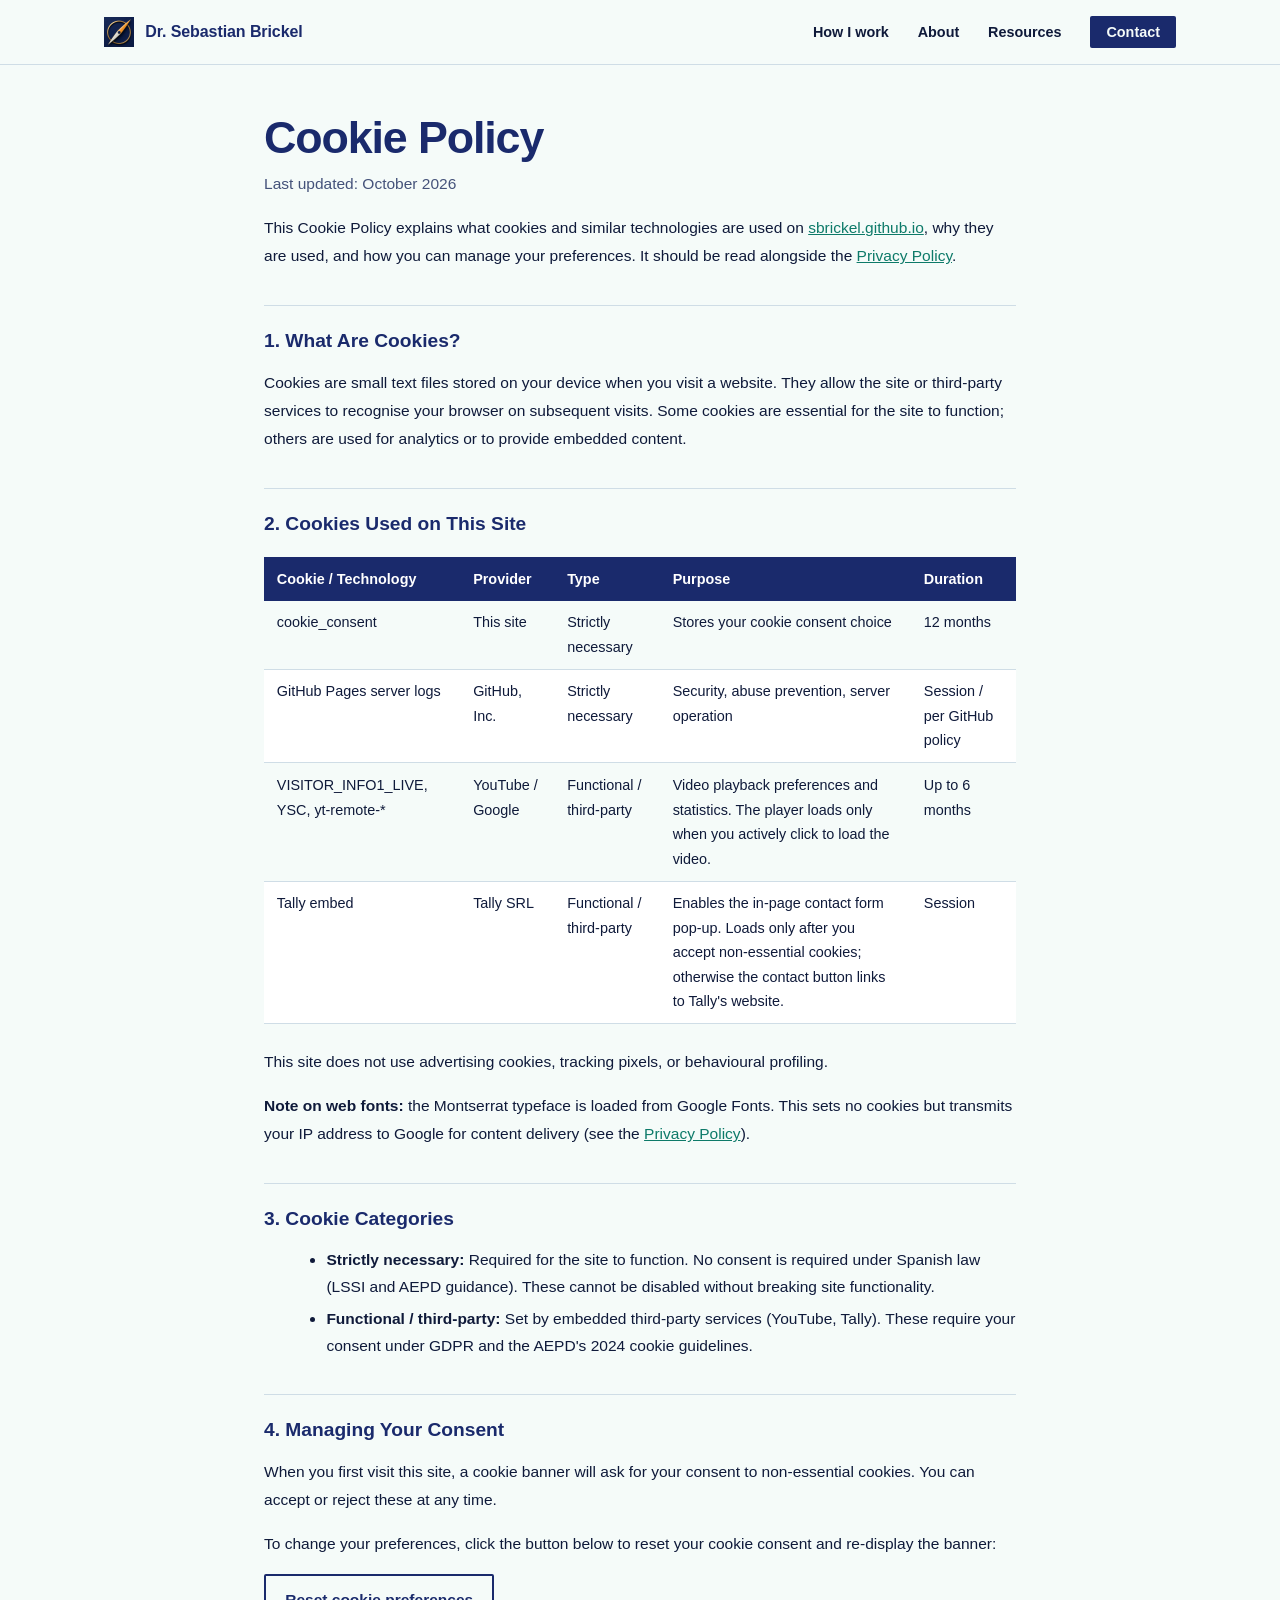
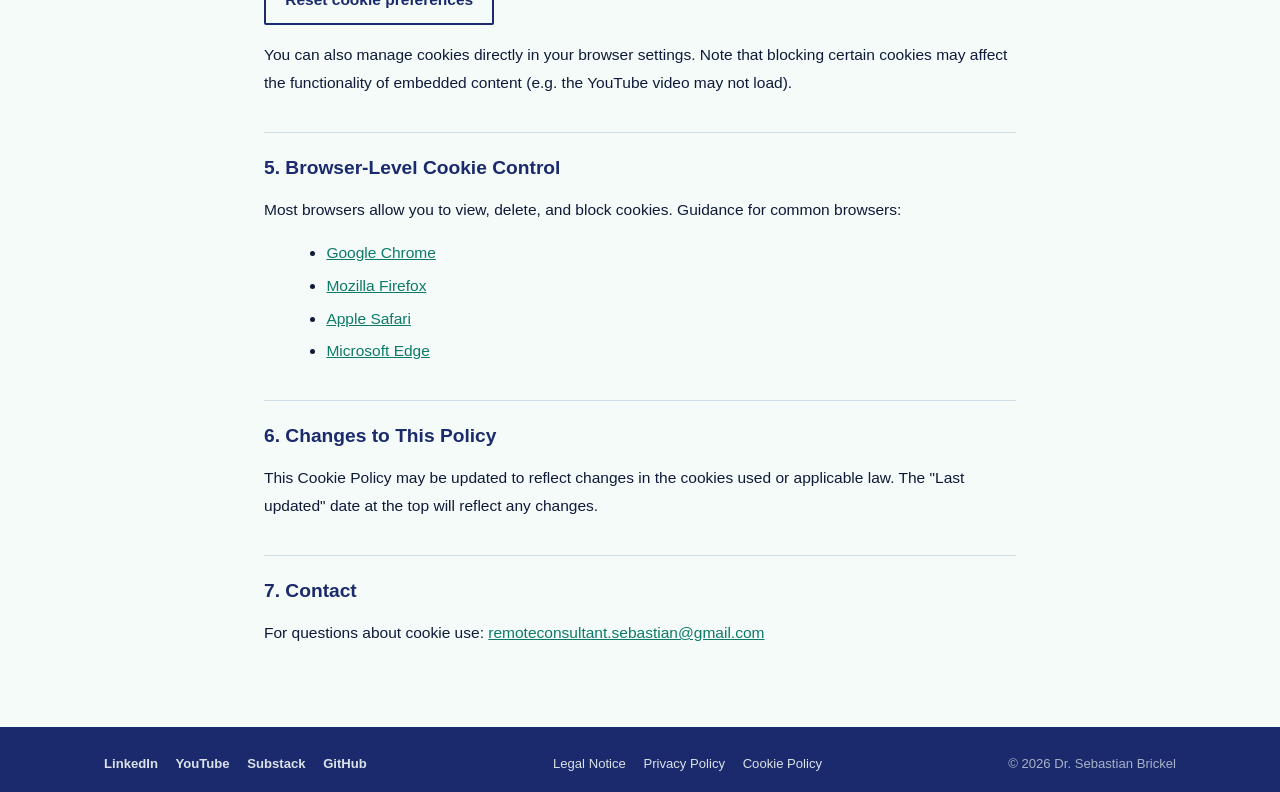
<file: cookies.html>
<!DOCTYPE html>
<html lang="en">
<head>
  <meta charset="UTF-8">
  <meta name="viewport" content="width=device-width, initial-scale=1.0">
  <title>Cookie Policy | Dr. Sebastian Brickel</title>
  <meta name="robots" content="noindex, nofollow">
  
  <link rel="icon" type="image/svg+xml" href="images/favicon.svg?v=5">
  <link rel="icon" type="image/png" href="images/favicon.png?v=5">
  <link rel="apple-touch-icon" href="images/apple-touch-icon.png?v=5">
  <link rel="stylesheet" href="style.css?v=6">
  <script>document.documentElement.classList.add('js')</script>
</head>
<body>

    <a class="skip" href="#main">Skip to content</a>
  <nav class="site-nav" aria-label="Main">
    <div class="wrap">
      <a href="index.html" class="brand"><img src="images/logo-nav.png?v=1" width="30" height="30" alt="" decoding="async">Dr. Sebastian Brickel</a>
      <button class="nav-toggle" id="nav-toggle" aria-label="Toggle menu" aria-expanded="false">&#9776;</button>
      <ul class="nav-links" id="nav-links">
        <li><a href="index.html#services">How I work</a></li>
        <li><a href="index.html#about">About</a></li>
        <li><a href="index.html#resources">Resources</a></li>
        <li><a href="index.html#contact" class="nav-cta">Contact</a></li>
      </ul>
    </div>
  </nav>

  <div class="legal-container" id="main">
    <h1>Cookie Policy</h1>
    <p class="last-updated">Last updated: October 2026</p>

    <p>This Cookie Policy explains what cookies and similar technologies are used on <a href="https://sbrickel.github.io">sbrickel.github.io</a>, why they are used, and how you can manage your preferences. It should be read alongside the <a href="privacy.html">Privacy Policy</a>.</p>

    <h2>1. What Are Cookies?</h2>
    <p>Cookies are small text files stored on your device when you visit a website. They allow the site or third-party services to recognise your browser on subsequent visits. Some cookies are essential for the site to function; others are used for analytics or to provide embedded content.</p>

    <h2>2. Cookies Used on This Site</h2>

    <table>
      <thead>
        <tr>
          <th>Cookie / Technology</th>
          <th>Provider</th>
          <th>Type</th>
          <th>Purpose</th>
          <th>Duration</th>
        </tr>
      </thead>
      <tbody>
        <tr>
          <td>cookie_consent</td>
          <td>This site</td>
          <td>Strictly necessary</td>
          <td>Stores your cookie consent choice</td>
          <td>12 months</td>
        </tr>
        <tr>
          <td>GitHub Pages server logs</td>
          <td>GitHub, Inc.</td>
          <td>Strictly necessary</td>
          <td>Security, abuse prevention, server operation</td>
          <td>Session / per GitHub policy</td>
        </tr>
        <tr>
          <td>VISITOR_INFO1_LIVE, YSC, yt-remote-*</td>
          <td>YouTube / Google</td>
          <td>Functional / third-party</td>
          <td>Video playback preferences and statistics. The player loads only when you actively click to load the video.</td>
          <td>Up to 6 months</td>
        </tr>
        <tr>
          <td>Tally embed</td>
          <td>Tally SRL</td>
          <td>Functional / third-party</td>
          <td>Enables the in-page contact form pop-up. Loads only after you accept non-essential cookies; otherwise the contact button links to Tally's website.</td>
          <td>Session</td>
        </tr>
      </tbody>
    </table>

    <p>This site does not use advertising cookies, tracking pixels, or behavioural profiling.</p>
    <p><strong>Note on web fonts:</strong> the Montserrat typeface is loaded from Google Fonts. This sets no cookies but transmits your IP address to Google for content delivery (see the <a href="privacy.html">Privacy Policy</a>).</p>

    <h2>3. Cookie Categories</h2>
    <ul>
      <li><strong>Strictly necessary:</strong> Required for the site to function. No consent is required under Spanish law (LSSI and AEPD guidance). These cannot be disabled without breaking site functionality.</li>
      <li><strong>Functional / third-party:</strong> Set by embedded third-party services (YouTube, Tally). These require your consent under GDPR and the AEPD's 2024 cookie guidelines.</li>
    </ul>

    <h2>4. Managing Your Consent</h2>
    <p>When you first visit this site, a cookie banner will ask for your consent to non-essential cookies. You can accept or reject these at any time.</p>
    <p>To change your preferences, click the button below to reset your cookie consent and re-display the banner:</p>
    <p style="margin-top:1rem;">
      <button class="btn-outline" onclick="localStorage.removeItem('cookie_consent'); location.reload();">Reset cookie preferences</button>
    </p>
    <p style="margin-top:1rem;">You can also manage cookies directly in your browser settings. Note that blocking certain cookies may affect the functionality of embedded content (e.g. the YouTube video may not load).</p>

    <h2>5. Browser-Level Cookie Control</h2>
    <p>Most browsers allow you to view, delete, and block cookies. Guidance for common browsers:</p>
    <ul>
      <li><a href="https://support.google.com/chrome/answer/95647" target="_blank">Google Chrome</a></li>
      <li><a href="https://support.mozilla.org/en-US/kb/cookies-information-websites-store-on-your-computer" target="_blank">Mozilla Firefox</a></li>
      <li><a href="https://support.apple.com/guide/safari/manage-cookies-sfri11471" target="_blank">Apple Safari</a></li>
      <li><a href="https://support.microsoft.com/en-us/windows/manage-cookies-in-microsoft-edge-168dab11-0753-043d-7c16-ede5947fc64d" target="_blank">Microsoft Edge</a></li>
    </ul>

    <h2>6. Changes to This Policy</h2>
    <p>This Cookie Policy may be updated to reflect changes in the cookies used or applicable law. The "Last updated" date at the top will reflect any changes.</p>

    <h2>7. Contact</h2>
    <p>For questions about cookie use: <a href="mailto:remoteconsultant.sebastian@gmail.com">remoteconsultant.sebastian@gmail.com</a></p>
  </div>

  <footer class="site-footer slim">
    <div class="wrap">
      <div class="foot-bottom">
        <nav aria-label="Social"><a href="https://linkedin.com/in/sebastian-brickel" target="_blank" rel="noopener">LinkedIn</a><a href="https://www.youtube.com/@TheRemoteConsultantSebastian?sub_confirmation=1" target="_blank" rel="noopener">YouTube</a><a href="https://theremoteconsultant.substack.com" target="_blank" rel="noopener">Substack</a><a href="https://github.com/sbrickel" target="_blank" rel="noopener">GitHub</a></nav>
        <span class="legal"><a href="legal.html">Legal Notice</a><a href="privacy.html">Privacy Policy</a><a href="cookies.html">Cookie Policy</a></span>
        <span class="foot-copy">&copy; 2026 Dr. Sebastian Brickel</span>
      </div>
    </div>
  </footer>
<script src="site.js?v=3"></script>
</body>
</html>
</file>
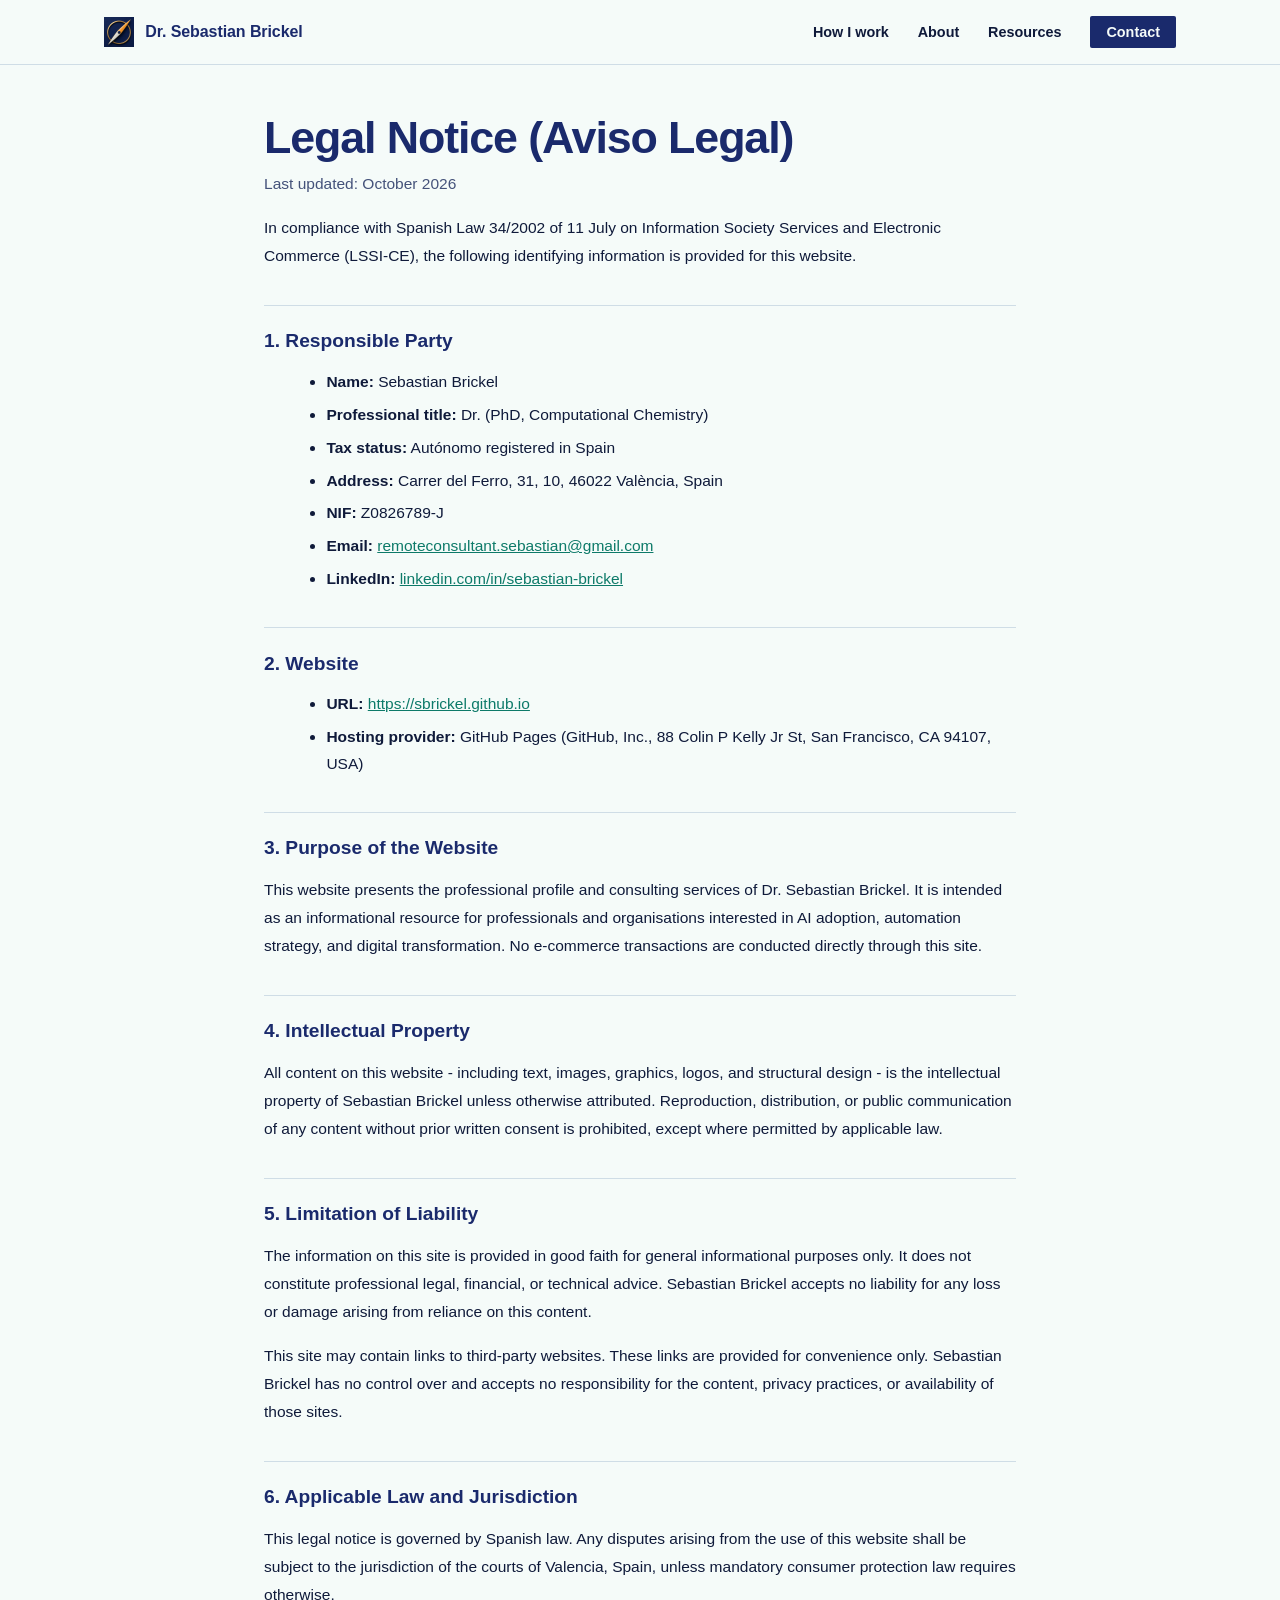
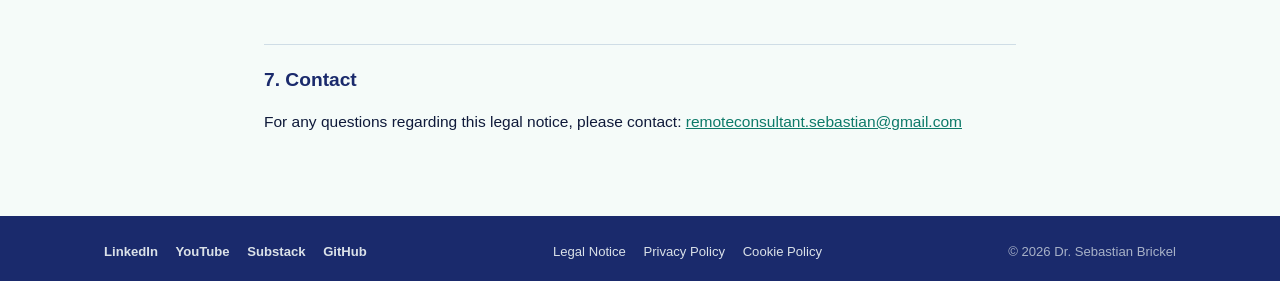
<file: legal.html>
<!DOCTYPE html>
<html lang="en">
<head>
  <meta charset="UTF-8">
  <meta name="viewport" content="width=device-width, initial-scale=1.0">
  <title>Legal Notice | Dr. Sebastian Brickel</title>
  <meta name="robots" content="noindex, nofollow">
  
  <link rel="icon" type="image/svg+xml" href="images/favicon.svg?v=5">
  <link rel="icon" type="image/png" href="images/favicon.png?v=5">
  <link rel="apple-touch-icon" href="images/apple-touch-icon.png?v=5">
  <link rel="stylesheet" href="style.css?v=6">
  <script>document.documentElement.classList.add('js')</script>
</head>
<body>

    <a class="skip" href="#main">Skip to content</a>
  <nav class="site-nav" aria-label="Main">
    <div class="wrap">
      <a href="index.html" class="brand"><img src="images/logo-nav.png?v=1" width="30" height="30" alt="" decoding="async">Dr. Sebastian Brickel</a>
      <button class="nav-toggle" id="nav-toggle" aria-label="Toggle menu" aria-expanded="false">&#9776;</button>
      <ul class="nav-links" id="nav-links">
        <li><a href="index.html#services">How I work</a></li>
        <li><a href="index.html#about">About</a></li>
        <li><a href="index.html#resources">Resources</a></li>
        <li><a href="index.html#contact" class="nav-cta">Contact</a></li>
      </ul>
    </div>
  </nav>

  <div class="legal-container" id="main">
    <h1>Legal Notice (Aviso Legal)</h1>
    <p class="last-updated">Last updated: October 2026</p>

    <p>In compliance with Spanish Law 34/2002 of 11 July on Information Society Services and Electronic Commerce (LSSI-CE), the following identifying information is provided for this website.</p>

    <h2>1. Responsible Party</h2>
    <ul>
      <li><strong>Name:</strong> Sebastian Brickel</li>
      <li><strong>Professional title:</strong> Dr. (PhD, Computational Chemistry)</li>
      <li><strong>Tax status:</strong> Autónomo registered in Spain</li>
      <li><strong>Address:</strong> Carrer del Ferro, 31, 10, 46022 València, Spain</li>
      <li><strong>NIF:</strong> Z0826789-J</li>
      <li><strong>Email:</strong> <a href="mailto:remoteconsultant.sebastian@gmail.com">remoteconsultant.sebastian@gmail.com</a></li>
      <li><strong>LinkedIn:</strong> <a href="https://linkedin.com/in/sebastian-brickel" target="_blank">linkedin.com/in/sebastian-brickel</a></li>
    </ul>

    <h2>2. Website</h2>
    <ul>
      <li><strong>URL:</strong> <a href="https://sbrickel.github.io">https://sbrickel.github.io</a></li>
      <li><strong>Hosting provider:</strong> GitHub Pages (GitHub, Inc., 88 Colin P Kelly Jr St, San Francisco, CA 94107, USA)</li>
    </ul>

    <h2>3. Purpose of the Website</h2>
    <p>This website presents the professional profile and consulting services of Dr. Sebastian Brickel. It is intended as an informational resource for professionals and organisations interested in AI adoption, automation strategy, and digital transformation. No e-commerce transactions are conducted directly through this site.</p>

    <h2>4. Intellectual Property</h2>
    <p>All content on this website - including text, images, graphics, logos, and structural design - is the intellectual property of Sebastian Brickel unless otherwise attributed. Reproduction, distribution, or public communication of any content without prior written consent is prohibited, except where permitted by applicable law.</p>

    <h2>5. Limitation of Liability</h2>
    <p>The information on this site is provided in good faith for general informational purposes only. It does not constitute professional legal, financial, or technical advice. Sebastian Brickel accepts no liability for any loss or damage arising from reliance on this content.</p>
    <p>This site may contain links to third-party websites. These links are provided for convenience only. Sebastian Brickel has no control over and accepts no responsibility for the content, privacy practices, or availability of those sites.</p>

    <h2>6. Applicable Law and Jurisdiction</h2>
    <p>This legal notice is governed by Spanish law. Any disputes arising from the use of this website shall be subject to the jurisdiction of the courts of Valencia, Spain, unless mandatory consumer protection law requires otherwise.</p>

    <h2>7. Contact</h2>
    <p>For any questions regarding this legal notice, please contact: <a href="mailto:remoteconsultant.sebastian@gmail.com">remoteconsultant.sebastian@gmail.com</a></p>
  </div>

  <footer class="site-footer slim">
    <div class="wrap">
      <div class="foot-bottom">
        <nav aria-label="Social"><a href="https://linkedin.com/in/sebastian-brickel" target="_blank" rel="noopener">LinkedIn</a><a href="https://www.youtube.com/@TheRemoteConsultantSebastian?sub_confirmation=1" target="_blank" rel="noopener">YouTube</a><a href="https://theremoteconsultant.substack.com" target="_blank" rel="noopener">Substack</a><a href="https://github.com/sbrickel" target="_blank" rel="noopener">GitHub</a></nav>
        <span class="legal"><a href="legal.html">Legal Notice</a><a href="privacy.html">Privacy Policy</a><a href="cookies.html">Cookie Policy</a></span>
        <span class="foot-copy">&copy; 2026 Dr. Sebastian Brickel</span>
      </div>
    </div>
  </footer>
<script src="site.js?v=3"></script>
</body>
</html>
</file>
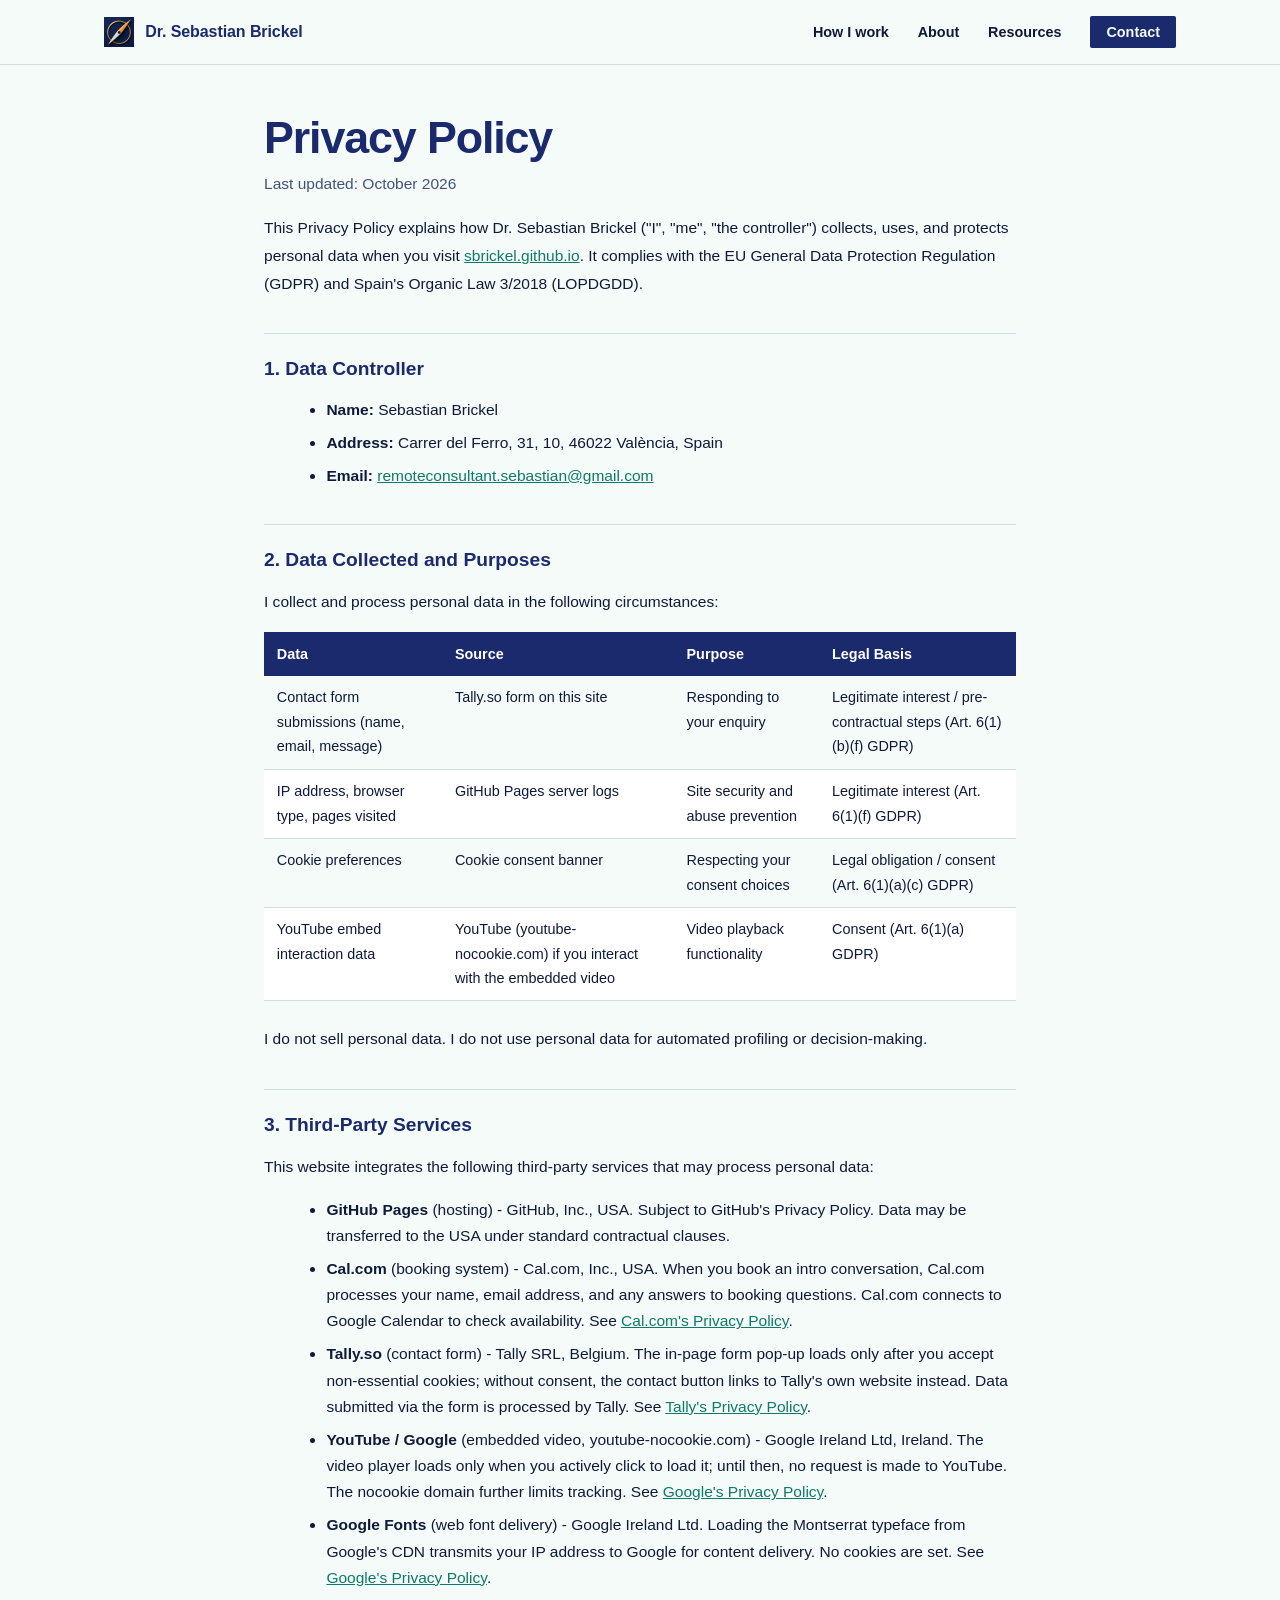
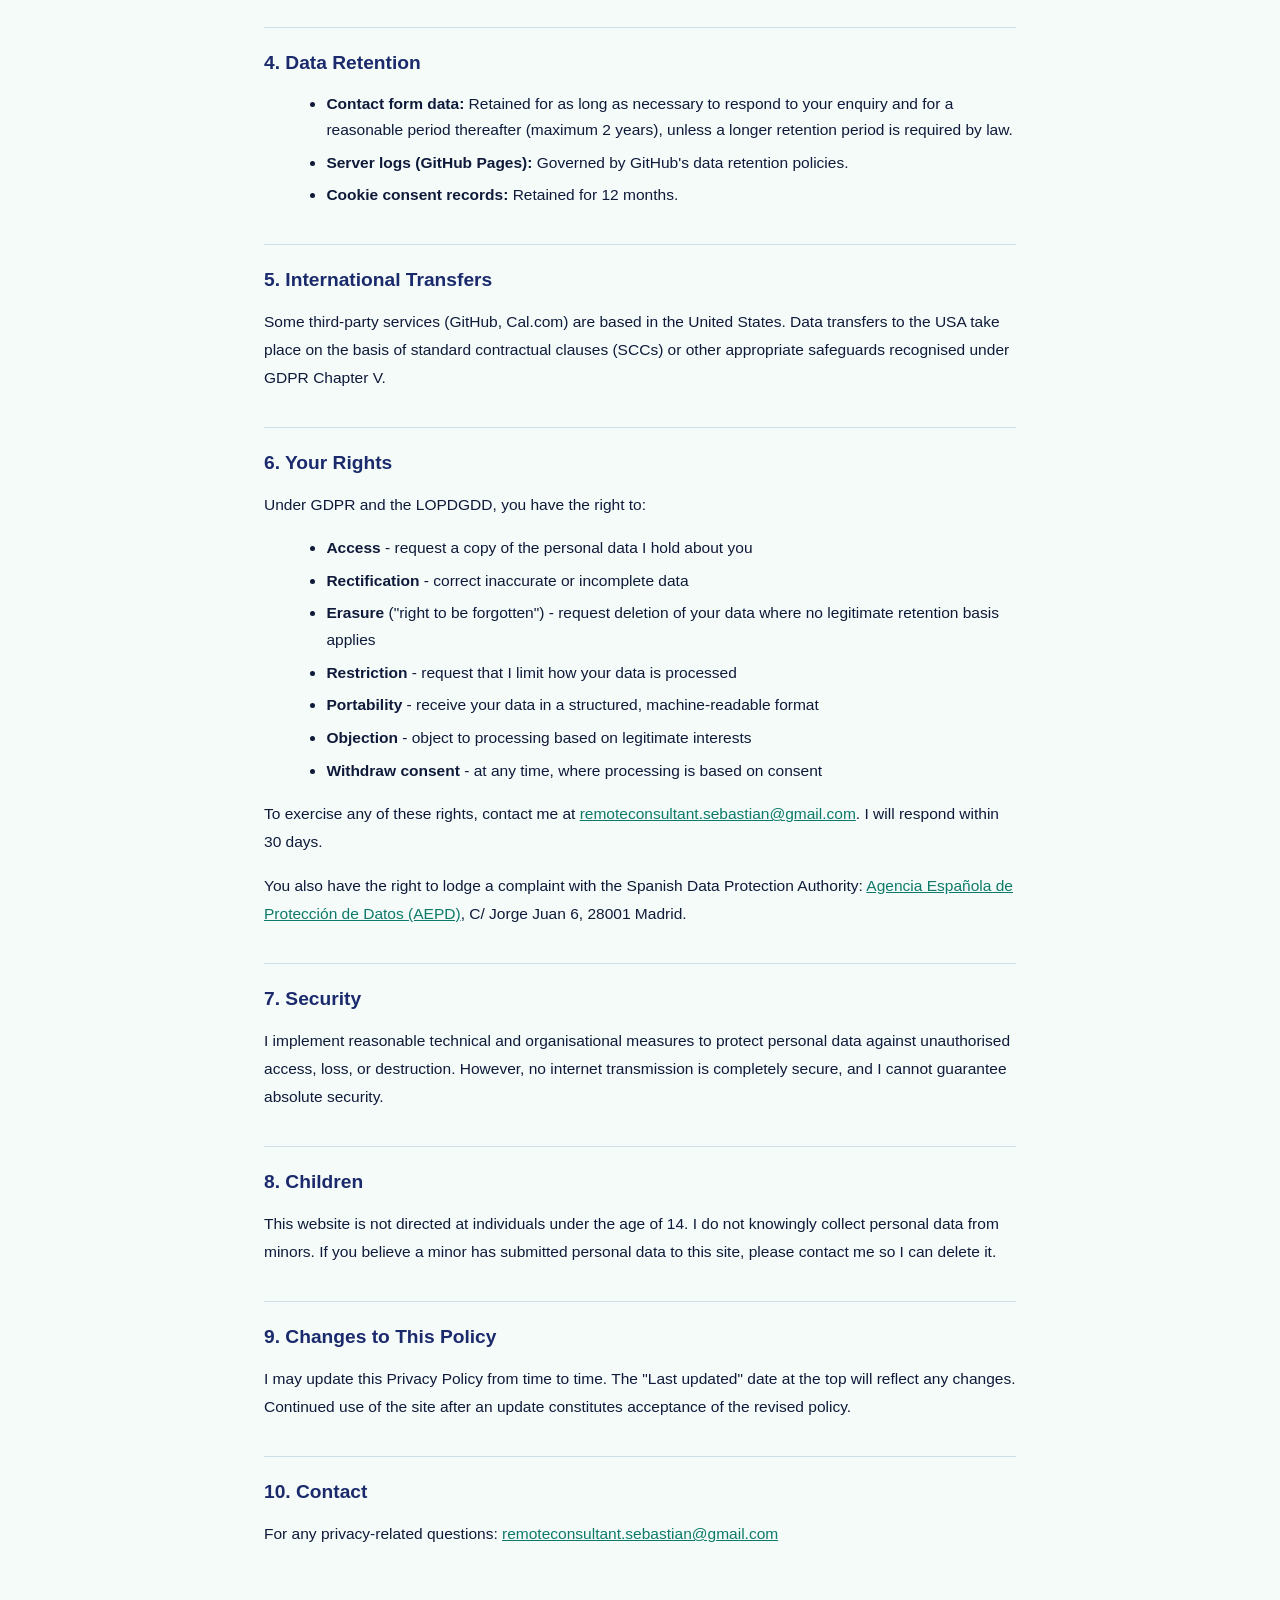
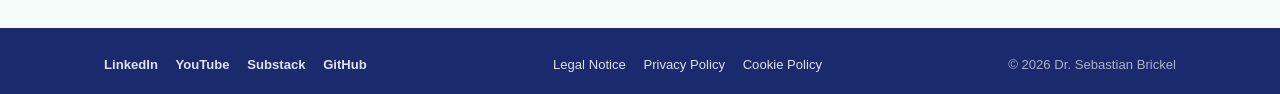
<file: privacy.html>
<!DOCTYPE html>
<html lang="en">
<head>
  <meta charset="UTF-8">
  <meta name="viewport" content="width=device-width, initial-scale=1.0">
  <title>Privacy Policy | Dr. Sebastian Brickel</title>
  <meta name="robots" content="noindex, nofollow">
  
  <link rel="icon" type="image/svg+xml" href="images/favicon.svg?v=5">
  <link rel="icon" type="image/png" href="images/favicon.png?v=5">
  <link rel="apple-touch-icon" href="images/apple-touch-icon.png?v=5">
  <link rel="stylesheet" href="style.css?v=6">
  <script>document.documentElement.classList.add('js')</script>
</head>
<body>

    <a class="skip" href="#main">Skip to content</a>
  <nav class="site-nav" aria-label="Main">
    <div class="wrap">
      <a href="index.html" class="brand"><img src="images/logo-nav.png?v=1" width="30" height="30" alt="" decoding="async">Dr. Sebastian Brickel</a>
      <button class="nav-toggle" id="nav-toggle" aria-label="Toggle menu" aria-expanded="false">&#9776;</button>
      <ul class="nav-links" id="nav-links">
        <li><a href="index.html#services">How I work</a></li>
        <li><a href="index.html#about">About</a></li>
        <li><a href="index.html#resources">Resources</a></li>
        <li><a href="index.html#contact" class="nav-cta">Contact</a></li>
      </ul>
    </div>
  </nav>

  <div class="legal-container" id="main">
    <h1>Privacy Policy</h1>
    <p class="last-updated">Last updated: October 2026</p>

    <p>This Privacy Policy explains how Dr. Sebastian Brickel ("I", "me", "the controller") collects, uses, and protects personal data when you visit <a href="https://sbrickel.github.io">sbrickel.github.io</a>. It complies with the EU General Data Protection Regulation (GDPR) and Spain's Organic Law 3/2018 (LOPDGDD).</p>

    <h2>1. Data Controller</h2>
    <ul>
      <li><strong>Name:</strong> Sebastian Brickel</li>
      <li><strong>Address:</strong> Carrer del Ferro, 31, 10, 46022 València, Spain</li>
      <li><strong>Email:</strong> <a href="mailto:remoteconsultant.sebastian@gmail.com">remoteconsultant.sebastian@gmail.com</a></li>
    </ul>

    <h2>2. Data Collected and Purposes</h2>
    <p>I collect and process personal data in the following circumstances:</p>

    <table>
      <thead>
        <tr>
          <th>Data</th>
          <th>Source</th>
          <th>Purpose</th>
          <th>Legal Basis</th>
        </tr>
      </thead>
      <tbody>
        <tr>
          <td>Contact form submissions (name, email, message)</td>
          <td>Tally.so form on this site</td>
          <td>Responding to your enquiry</td>
          <td>Legitimate interest / pre-contractual steps (Art. 6(1)(b)(f) GDPR)</td>
        </tr>
        <tr>
          <td>IP address, browser type, pages visited</td>
          <td>GitHub Pages server logs</td>
          <td>Site security and abuse prevention</td>
          <td>Legitimate interest (Art. 6(1)(f) GDPR)</td>
        </tr>
        <tr>
          <td>Cookie preferences</td>
          <td>Cookie consent banner</td>
          <td>Respecting your consent choices</td>
          <td>Legal obligation / consent (Art. 6(1)(a)(c) GDPR)</td>
        </tr>
        <tr>
          <td>YouTube embed interaction data</td>
          <td>YouTube (youtube-nocookie.com) if you interact with the embedded video</td>
          <td>Video playback functionality</td>
          <td>Consent (Art. 6(1)(a) GDPR)</td>
        </tr>
      </tbody>
    </table>

    <p>I do not sell personal data. I do not use personal data for automated profiling or decision-making.</p>

    <h2>3. Third-Party Services</h2>
    <p>This website integrates the following third-party services that may process personal data:</p>
    <ul>
      <li><strong>GitHub Pages</strong> (hosting) - GitHub, Inc., USA. Subject to GitHub's Privacy Policy. Data may be transferred to the USA under standard contractual clauses.</li>
      <li><strong>Cal.com</strong> (booking system) - Cal.com, Inc., USA. When you book an intro conversation, Cal.com processes your name, email address, and any answers to booking questions. Cal.com connects to Google Calendar to check availability. See <a href="https://cal.com/privacy" target="_blank">Cal.com's Privacy Policy</a>.</li>
      <li><strong>Tally.so</strong> (contact form) - Tally SRL, Belgium. The in-page form pop-up loads only after you accept non-essential cookies; without consent, the contact button links to Tally's own website instead. Data submitted via the form is processed by Tally. See <a href="https://tally.so/privacy" target="_blank">Tally's Privacy Policy</a>.</li>
      <li><strong>YouTube / Google</strong> (embedded video, youtube-nocookie.com) - Google Ireland Ltd, Ireland. The video player loads only when you actively click to load it; until then, no request is made to YouTube. The nocookie domain further limits tracking. See <a href="https://policies.google.com/privacy" target="_blank">Google's Privacy Policy</a>.</li>
      <li><strong>Google Fonts</strong> (web font delivery) - Google Ireland Ltd. Loading the Montserrat typeface from Google's CDN transmits your IP address to Google for content delivery. No cookies are set. See <a href="https://policies.google.com/privacy" target="_blank">Google's Privacy Policy</a>.</li>
      
    </ul>

    <h2>4. Data Retention</h2>
    <ul>
      <li><strong>Contact form data:</strong> Retained for as long as necessary to respond to your enquiry and for a reasonable period thereafter (maximum 2 years), unless a longer retention period is required by law.</li>
      <li><strong>Server logs (GitHub Pages):</strong> Governed by GitHub's data retention policies.</li>
      <li><strong>Cookie consent records:</strong> Retained for 12 months.</li>
    </ul>

    <h2>5. International Transfers</h2>
    <p>Some third-party services (GitHub, Cal.com) are based in the United States. Data transfers to the USA take place on the basis of standard contractual clauses (SCCs) or other appropriate safeguards recognised under GDPR Chapter V.</p>

    <h2>6. Your Rights</h2>
    <p>Under GDPR and the LOPDGDD, you have the right to:</p>
    <ul>
      <li><strong>Access</strong> - request a copy of the personal data I hold about you</li>
      <li><strong>Rectification</strong> - correct inaccurate or incomplete data</li>
      <li><strong>Erasure</strong> ("right to be forgotten") - request deletion of your data where no legitimate retention basis applies</li>
      <li><strong>Restriction</strong> - request that I limit how your data is processed</li>
      <li><strong>Portability</strong> - receive your data in a structured, machine-readable format</li>
      <li><strong>Objection</strong> - object to processing based on legitimate interests</li>
      <li><strong>Withdraw consent</strong> - at any time, where processing is based on consent</li>
    </ul>
    <p>To exercise any of these rights, contact me at <a href="mailto:remoteconsultant.sebastian@gmail.com">remoteconsultant.sebastian@gmail.com</a>. I will respond within 30 days.</p>
    <p>You also have the right to lodge a complaint with the Spanish Data Protection Authority: <a href="https://www.aepd.es" target="_blank">Agencia Española de Protección de Datos (AEPD)</a>, C/ Jorge Juan 6, 28001 Madrid.</p>

    <h2>7. Security</h2>
    <p>I implement reasonable technical and organisational measures to protect personal data against unauthorised access, loss, or destruction. However, no internet transmission is completely secure, and I cannot guarantee absolute security.</p>

    <h2>8. Children</h2>
    <p>This website is not directed at individuals under the age of 14. I do not knowingly collect personal data from minors. If you believe a minor has submitted personal data to this site, please contact me so I can delete it.</p>

    <h2>9. Changes to This Policy</h2>
    <p>I may update this Privacy Policy from time to time. The "Last updated" date at the top will reflect any changes. Continued use of the site after an update constitutes acceptance of the revised policy.</p>

    <h2>10. Contact</h2>
    <p>For any privacy-related questions: <a href="mailto:remoteconsultant.sebastian@gmail.com">remoteconsultant.sebastian@gmail.com</a></p>
  </div>

  <footer class="site-footer slim">
    <div class="wrap">
      <div class="foot-bottom">
        <nav aria-label="Social"><a href="https://linkedin.com/in/sebastian-brickel" target="_blank" rel="noopener">LinkedIn</a><a href="https://www.youtube.com/@TheRemoteConsultantSebastian?sub_confirmation=1" target="_blank" rel="noopener">YouTube</a><a href="https://theremoteconsultant.substack.com" target="_blank" rel="noopener">Substack</a><a href="https://github.com/sbrickel" target="_blank" rel="noopener">GitHub</a></nav>
        <span class="legal"><a href="legal.html">Legal Notice</a><a href="privacy.html">Privacy Policy</a><a href="cookies.html">Cookie Policy</a></span>
        <span class="foot-copy">&copy; 2026 Dr. Sebastian Brickel</span>
      </div>
    </div>
  </footer>
<script src="site.js?v=3"></script>
</body>
</html>
</file>
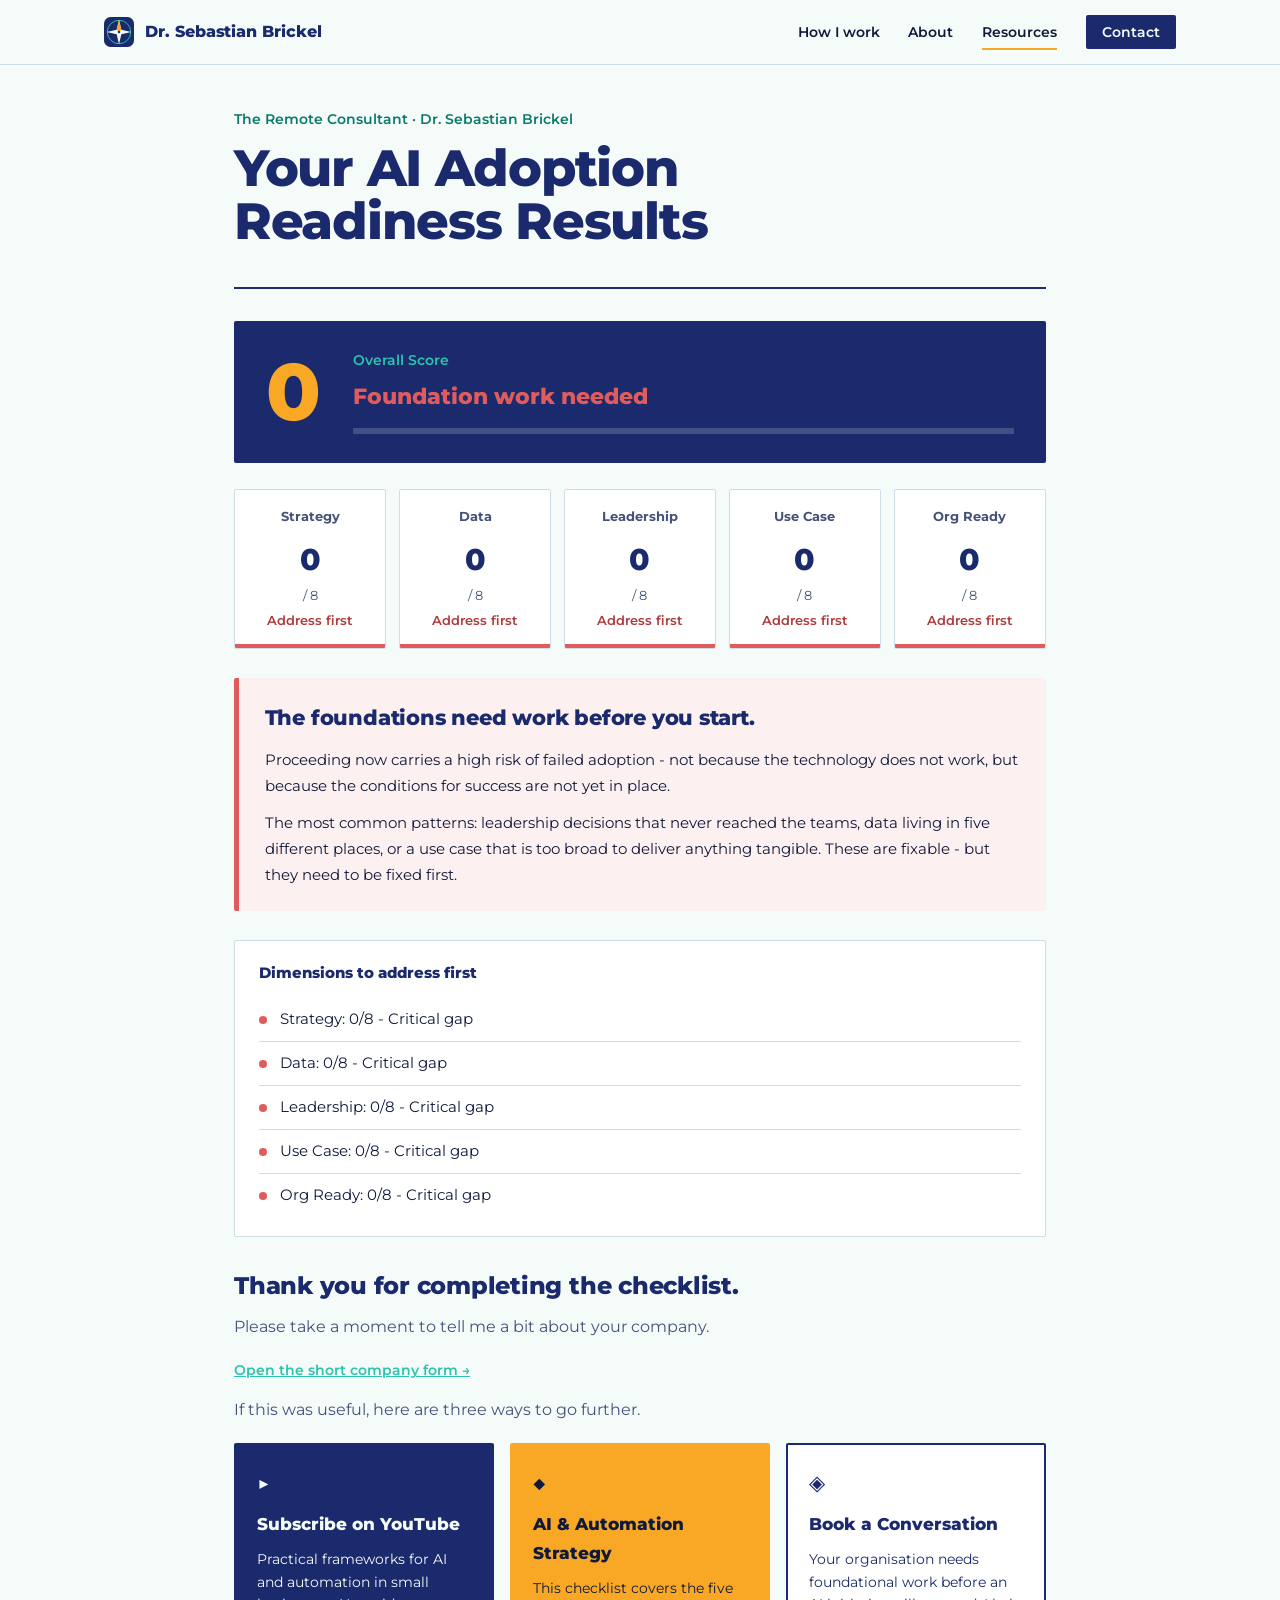
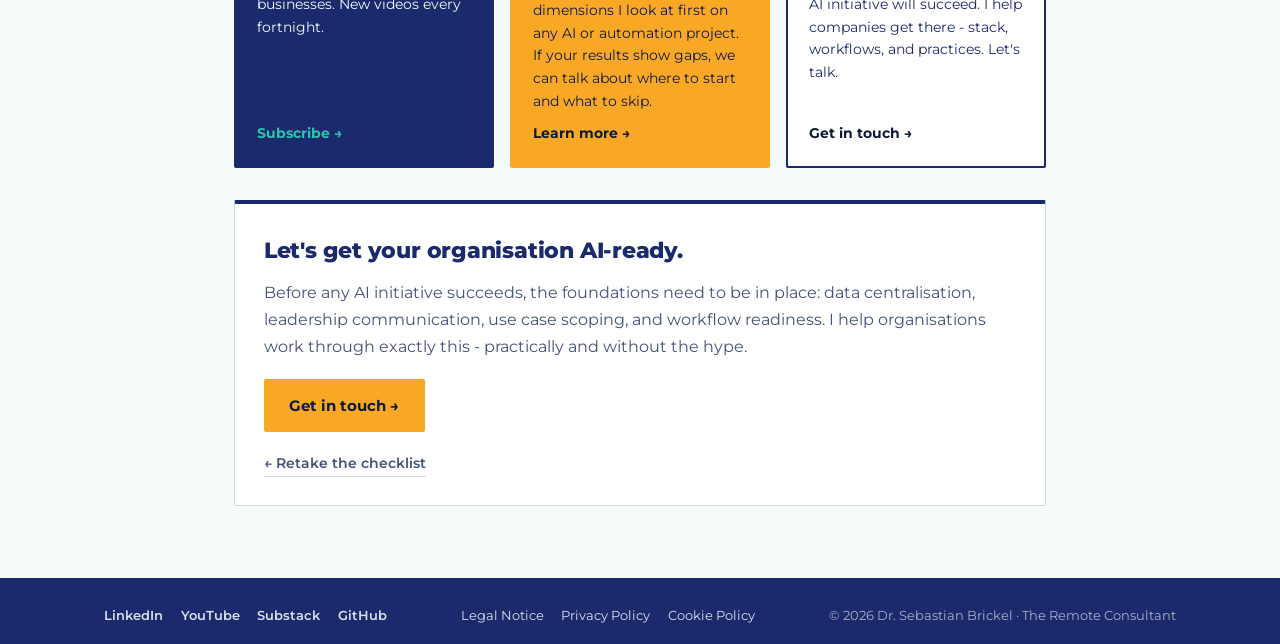
<file: results.html>
<!DOCTYPE html>
<html lang="en">
<head>
<meta charset="UTF-8">
<meta name="viewport" content="width=device-width, initial-scale=1.0">
<title>Your AI Readiness Results - The Remote Consultant</title>
<meta name="description" content="Your AI Adoption Readiness results - The Remote Consultant.">
<meta name="robots" content="noindex">
<link href="https://fonts.googleapis.com/css2?family=Montserrat:wght@300;400;500;600;800&display=swap" rel="stylesheet">

  <link rel="icon" type="image/svg+xml" href="images/favicon.svg">
  <link rel="icon" type="image/png" href="images/favicon.png">
  <link rel="apple-touch-icon" href="images/apple-touch-icon.png">
  <link rel="stylesheet" href="style.css?v=3">
  <script>document.documentElement.classList.add('js')</script>
</head>
<body>
  <a class="skip" href="#main">Skip to content</a>
  <nav class="site-nav" aria-label="Main">
    <div class="wrap">
      <a href="index.html" class="brand"><svg viewBox="0 0 64 64" width="30" height="30" aria-hidden="true" focusable="false"><rect width="64" height="64" rx="14" fill="#1a2a6c"/><circle cx="32" cy="32" r="25" fill="none" stroke="#2bc4ad" stroke-width="2"/><polygon points="32,6 37,27 58,32 37,37 32,58 27,37 6,32 27,27" fill="#f5fbf9"/><polygon points="32,6 37,27 32,32 27,27" fill="#f9a826"/><circle cx="32" cy="32" r="2.6" fill="#1a2a6c"/></svg>Dr. Sebastian Brickel</a>
      <button class="nav-toggle" id="nav-toggle" aria-label="Toggle menu" aria-expanded="false">&#9776;</button>
      <ul class="nav-links" id="nav-links">
        <li><a href="index.html#services">How I work</a></li>
        <li><a href="index.html#about">About</a></li>
        <li><a href="index.html#resources" aria-current="page">Resources</a></li>
        <li><a href="index.html#contact" class="nav-cta">Contact</a></li>
      </ul>
    </div>
  </nav>
  <div class="page" id="main">

  <header class="page-head">
    <div class="brand-line">The Remote Consultant · Dr. Sebastian Brickel</div>
    <h1 id="result-heading">Your AI Adoption<br>Readiness Results</h1>
    <div class="header-rule"></div>
  </header>

  <!-- SCORE HERO -->
  <div class="score-hero">
    <div class="score-number" id="hero-score">-</div>
    <div class="score-meta">
      <div class="score-label">Overall Score</div>
      <div class="score-tier" id="hero-tier">-</div>
      <div class="score-bar-bg">
        <div class="score-bar" id="hero-bar"></div>
      </div>
    </div>
  </div>

  <!-- DIMENSION CARDS -->
  <div class="dim-grid" id="dim-grid"></div>

  <!-- OUTCOME -->
  <div class="outcome-block" id="outcome-block">
    <h2 id="outcome-title"></h2>
    <div id="outcome-body"></div>
  </div>

  <!-- WEAK DIMENSIONS -->
  <div class="weak-list" id="weak-list" style="display:none">
    <h3>Dimensions to address first</h3>
    <div id="weak-items"></div>
  </div>

  <!-- THANK YOU + CTAs -->
  <div class="cta-section">
    <h2>Thank you for completing the checklist.</h2>
<p class="sub">Please take a moment to tell me a bit about your company.</p>
      <div id="tally-slot">
        <p style="font-size:0.85rem;"><a href="https://tally.so/r/VL9l0N" target="_blank" rel="noopener" style="color:#2bc4ad;font-weight:600;">Open the short company form &rarr;</a></p>
      </div>
      <script>
      // Embed the Tally form in-page only with cookie consent; otherwise keep the plain link above.
      (function(){
        if (localStorage.getItem('cookie_consent') !== 'accepted') return;
        var slot = document.getElementById('tally-slot');
        slot.innerHTML = '<iframe data-tally-src="https://tally.so/embed/VL9l0N?alignLeft=1&hideTitle=1&transparentBackground=1&dynamicHeight=1" loading="lazy" width="100%" height="379" frameborder="0" marginheight="0" marginwidth="0" title="Company form"></iframe>';
        var d=document,w="https://tally.so/widgets/embed.js",v=function(){"undefined"!=typeof Tally?Tally.loadEmbeds():d.querySelectorAll("iframe[data-tally-src]:not([src])").forEach(function(e){e.src=e.dataset.tallySrc})};
        if("undefined"!=typeof Tally)v();else if(d.querySelector('script[src="'+w+'"]')==null){var s=d.createElement("script");s.src=w;s.onload=v;s.onerror=v;d.body.appendChild(s);}
      })();
      </script>

    <p class="sub">If this was useful, here are three ways to go further.</p>
    <div class="cta-grid">
      <a class="cta-card youtube" href="https://www.youtube.com/@TheRemoteConsultantSebastian?sub_confirmation=1" target="_blank">
        <div class="cta-icon">▶</div>
        <div class="cta-title">Subscribe on YouTube</div>
        <div class="cta-body">Practical frameworks for AI and automation in small businesses. New videos every fortnight.</div>
        <div class="cta-arrow">Subscribe →</div>
      </a>
      <a class="cta-card audit" href="index.html#services">
        <div class="cta-icon">◆</div>
        <div class="cta-title">AI &amp; Automation Strategy</div>
        <div class="cta-body">This checklist covers the five dimensions I look at first on any AI or automation project. If your results show gaps, we can talk about where to start and what to skip.</div>
        <div class="cta-arrow">Learn more →</div>
      </a>
      <a class="cta-card booking" href="https://cal.com/sebastian-brickel/intro" target="_blank">
        <div class="cta-icon">◈</div>
        <div class="cta-title">Book a Conversation</div>
        <div class="cta-body" id="booking-cta-body">Let's talk about where your organisation is and what makes sense next.</div>
        <div class="cta-arrow">Get in touch →</div>
      </a>
    </div>
  </div>

  <!-- BOOKING BLOCK -->
  <div class="booking-block">
    <h2 id="booking-title">Want to talk through your results?</h2>
    <p id="booking-body">Book an intro conversation directly.</p>
    <a class="booking-btn" href="https://cal.com/sebastian-brickel/intro" target="_blank">Get in touch →</a>
    <br>
    <a class="retake-link" href="checklist.html">← Retake the checklist</a>
  </div>
  </div>
  <footer class="site-footer slim">
    <div class="wrap">
      <div class="foot-bottom">
        <nav aria-label="Social"><a href="https://linkedin.com/in/sebastian-brickel" target="_blank" rel="noopener">LinkedIn</a><a href="https://www.youtube.com/@TheRemoteConsultantSebastian?sub_confirmation=1" target="_blank" rel="noopener">YouTube</a><a href="https://theremoteconsultant.substack.com" target="_blank" rel="noopener">Substack</a><a href="https://github.com/sbrickel" target="_blank" rel="noopener">GitHub</a></nav>
        <span class="legal"><a href="legal.html">Legal Notice</a><a href="privacy.html">Privacy Policy</a><a href="cookies.html">Cookie Policy</a></span>
        <span class="foot-copy">&copy; 2026 Dr. Sebastian Brickel &middot; The Remote Consultant</span>
      </div>
    </div>
  </footer>


<script>
  const DIM_NAMES = ['Strategy', 'Data', 'Leadership', 'Use Case', 'Org Ready'];
  const MAX_SCORE = 40; // 20 questions × 2

  const TIERS = [
    { min: 30, label: 'Ready to proceed', color: '#2bc4ad', barColor: '#2bc4ad' },
    { min: 18, label: 'Partially ready', color: '#f9a826', barColor: '#f9a826' },
    { min: 0,  label: 'Foundation work needed', color: '#e05c5c', barColor: '#e05c5c' }
  ];

  const OUTCOMES = {
    high: {
      cls: 'high',
      title: 'Your foundations are solid.',
      body: `<p>You have the strategy, data, leadership alignment, and organisational readiness to move forward. The risk now is over-engineering - resist the urge to build a platform when a workflow will do.</p>
             <p>Pick your smallest viable use case. Define your MVP. Aim to go live within four weeks. Measure, learn, iterate.</p>`
    },
    mid: {
      cls: 'mid',
      title: 'You have real capability - but blockers will surface.',
      body: `<p>Your organisation is not starting from zero, but one or more dimensions will create friction mid-project. A stalled initiative costs more than a delayed start.</p>
             <p>Address your weakest dimension before committing resources. In parallel, identify a small, low-risk use case where your strong areas can deliver a quick win. Proof of concept builds the political capital to fix the rest.</p>`
    },
    low: {
      cls: 'low',
      title: 'The foundations need work before you start.',
      body: `<p>Proceeding now carries a high risk of failed adoption - not because the technology does not work, but because the conditions for success are not yet in place.</p>
             <p>The most common patterns: leadership decisions that never reached the teams, data living in five different places, or a use case that is too broad to deliver anything tangible. These are fixable - but they need to be fixed first.</p>`
    }
  };

  const BOOKING = {
    high: {
      title: 'Ready to talk about your AI initiative directly?',
      body:  'Your foundations are in place. Let\'s talk about the specific initiative you want to run - use case selection, tooling, and how to set up for adoption from day one.',
      cta:   'Your foundations are solid. If you want a second pair of eyes on your initiative before you start, let\'s talk.'
    },
    mid: {
      title: 'Want help identifying where to start?',
      body:  'Your organisation has real capability, but there are clear gaps. I can help you identify the highest-leverage quick wins and build the foundations in parallel - without stalling everything.',
      cta:   'You\'re partially ready. Let\'s identify the right starting point and fix the gaps while you move forward.'
    },
    low: {
      title: 'Let\'s get your organisation AI-ready.',
      body:  'Before any AI initiative succeeds, the foundations need to be in place: data centralisation, leadership communication, use case scoping, and workflow readiness. I help organisations work through exactly this - practically and without the hype.',
      cta:   'Your organisation needs foundational work before an AI initiative will succeed. I help companies get there - stack, workflows, and practices. Let\'s talk.'
    }
  };

  function init() {
    const params = new URLSearchParams(window.location.search);
    const total = parseInt(params.get('total')) || 0;
    const dims = (params.get('d') || '0,0,0,0,0').split(',').map(Number);

    // Score hero
    document.getElementById('hero-score').textContent = total;

    let tier = TIERS[2];
    let tierKey = 'low';
    if (total >= 30) { tier = TIERS[0]; tierKey = 'high'; }
    else if (total >= 18) { tier = TIERS[1]; tierKey = 'mid'; }

    document.getElementById('hero-tier').textContent = tier.label;
    document.getElementById('hero-tier').style.color = tier.color;
    document.getElementById('hero-bar').style.width = `${(total/MAX_SCORE)*100}%`;
    document.getElementById('hero-bar').style.background = `linear-gradient(90deg, #2bc4ad, ${tier.barColor})`;

    // Dimension cards
    const grid = document.getElementById('dim-grid');
    dims.forEach((val, i) => {
      const pct = val / 8; // max per dim is 8 (4 questions × 2)
      const cls = pct >= 0.75 ? 'strong' : pct >= 0.5 ? 'mid' : 'weak';
      const lbl = pct >= 0.75 ? 'Strong' : pct >= 0.5 ? 'Review' : 'Address first';
      grid.innerHTML += `
        <div class="dim-card ${cls}">
          <div class="dim-name">${DIM_NAMES[i]}</div>
          <div class="dim-val">${val}</div>
          <div class="dim-max">/ 8</div>
          <div class="dim-label">${lbl}</div>
        </div>`;
    });

    // Outcome
    const oc = OUTCOMES[tierKey];
    const ob = document.getElementById('outcome-block');
    ob.className = `outcome-block ${oc.cls}`;
    document.getElementById('outcome-title').textContent = oc.title;
    document.getElementById('outcome-body').innerHTML = oc.body;

    // Weak dimensions list
    const weak = dims.map((v,i) => ({name: DIM_NAMES[i], val: v, pct: v/8})).filter(d => d.pct < 0.75);
    if (weak.length > 0) {
      const wl = document.getElementById('weak-list');
      wl.style.display = 'block';
      const wi = document.getElementById('weak-items');
      weak.forEach(w => {
        const cls = w.pct >= 0.5 ? 'amber' : '';
        wi.innerHTML += `<div class="weak-item"><div class="weak-dot ${cls}"></div><div>${w.name}: ${w.val}/8 - ${w.pct >= 0.5 ? 'Needs improvement' : 'Critical gap'}</div></div>`;
      });
    }

    // Booking block
    const bk = BOOKING[tierKey];
    document.getElementById('booking-title').textContent = bk.title;
    document.getElementById('booking-body').textContent = bk.body;
    document.getElementById('booking-cta-body').textContent = bk.cta;
  }

  init();
</script>
<script>
  // Score counts up once.
  (function () {
    var el = document.getElementById('hero-score');
    if (!el || window.matchMedia('(prefers-reduced-motion: reduce)').matches) return;
    var t = parseInt(el.textContent, 10); if (isNaN(t)) return;
    var start = null; el.textContent = '0';
    function f(ts) { if (!start) start = ts; var p = Math.min((ts - start) / 1000, 1); el.textContent = Math.round(t * (1 - Math.pow(1 - p, 3))); if (p < 1) requestAnimationFrame(f); }
    requestAnimationFrame(f);
  })();
</script>
<script src="site.js?v=3"></script>
</body>
</html>
</file>
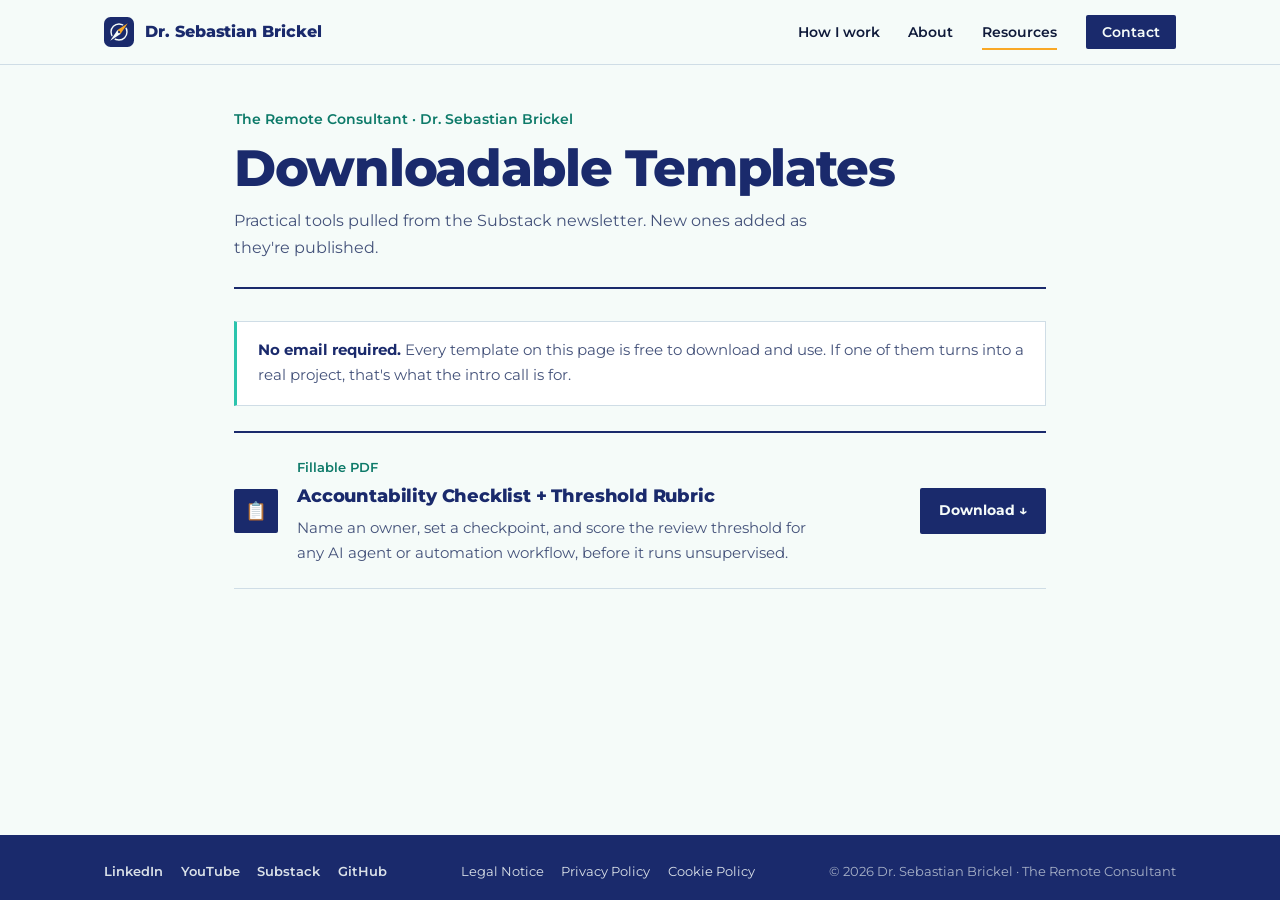
<file: templates.html>
<!DOCTYPE html>
<html lang="en">
<head>
<meta charset="UTF-8">
<meta name="viewport" content="width=device-width, initial-scale=1.0">
<title>Downloadable Templates - The Remote Consultant</title>
<meta name="description" content="Free, ungated templates from Dr. Sebastian Brickel: practical AI and automation tools drawn from the Substack newsletter. No email required.">
<link rel="canonical" href="https://sbrickel.github.io/templates.html">
<meta property="og:title" content="Downloadable Templates - The Remote Consultant">
<meta property="og:description" content="Free, ungated AI and automation templates from the Substack newsletter. No email required.">
<meta property="og:image" content="https://sbrickel.github.io/images/share.jpg">
<meta property="og:image:width" content="1200">
<meta property="og:image:height" content="630">
<meta property="og:url" content="https://sbrickel.github.io/templates.html">
<meta property="og:type" content="website">
<meta name="twitter:card" content="summary_large_image">
<link href="https://fonts.googleapis.com/css2?family=Montserrat:wght@300;400;500;600;800&display=swap" rel="stylesheet">

  <link rel="icon" type="image/svg+xml" href="images/favicon.svg?v=5">
  <link rel="icon" type="image/png" href="images/favicon.png?v=5">
  <link rel="apple-touch-icon" href="images/apple-touch-icon.png?v=5">
  <link rel="stylesheet" href="style.css?v=3">
  <script>document.documentElement.classList.add('js')</script>
</head>
<body>
  <a class="skip" href="#main">Skip to content</a>
  <nav class="site-nav" aria-label="Main">
    <div class="wrap">
      <a href="index.html" class="brand"><svg viewBox="0 0 64 64" width="30" height="30" aria-hidden="true" focusable="false"><rect width="64" height="64" rx="14" fill="#1a2a6c"/><circle cx="32" cy="32" r="17" fill="none" stroke="#f5fbf9" stroke-width="3.0"/><g transform="translate(32 32) rotate(45)"><polygon points="0,-26.5 5.4,0.9 0,26.5 -5.4,-0.9" fill="#1a2a6c" stroke="#1a2a6c" stroke-width="3.4" stroke-linejoin="round"/><polygon points="0,-26.5 5.4,0.9 -5.4,-0.9" fill="#f9a826"/><polygon points="5.4,0.9 0,26.5 -5.4,-0.9" fill="#f5fbf9"/><circle r="2.3" fill="#1a2a6c"/></g></svg>Dr. Sebastian Brickel</a>
      <button class="nav-toggle" id="nav-toggle" aria-label="Toggle menu" aria-expanded="false">&#9776;</button>
      <ul class="nav-links" id="nav-links">
        <li><a href="index.html#services">How I work</a></li>
        <li><a href="index.html#about">About</a></li>
        <li><a href="index.html#resources" aria-current="page">Resources</a></li>
        <li><a href="index.html#contact" class="nav-cta">Contact</a></li>
      </ul>
    </div>
  </nav>
  <div class="page" id="main">

  <header class="page-head">
    <div class="brand-line">The Remote Consultant &middot; Dr. Sebastian Brickel</div>
    <h1>Downloadable <em>Templates</em></h1>
    <p class="subtitle">Practical tools pulled from the Substack newsletter. New ones added as they're published.</p>
    <div class="header-rule"></div>
  </header>

  <div class="note">
    <strong>No email required.</strong> Every template on this page is free to download and use. If one of them turns into a real project, that's what the intro call is for.
  </div>

  <div class="list">

    <div class="item">
      <div class="item-icon">&#128203;</div>
      <div class="item-body">
        <span class="item-tag">Fillable PDF</span>
        <h3>Accountability Checklist + Threshold Rubric</h3>
        <p>Name an owner, set a checkpoint, and score the review threshold for any AI agent or automation workflow, before it runs unsupervised.</p>
      </div>
      <a href="pdfs/accountability-checklist.pdf" class="item-action" download>Download &darr;</a>
    </div>

    <!-- Add future templates as additional .item blocks, newest first -->

  </div>
  </div>
  <footer class="site-footer slim">
    <div class="wrap">
      <div class="foot-bottom">
        <nav aria-label="Social"><a href="https://linkedin.com/in/sebastian-brickel" target="_blank" rel="noopener">LinkedIn</a><a href="https://www.youtube.com/@TheRemoteConsultantSebastian?sub_confirmation=1" target="_blank" rel="noopener">YouTube</a><a href="https://theremoteconsultant.substack.com" target="_blank" rel="noopener">Substack</a><a href="https://github.com/sbrickel" target="_blank" rel="noopener">GitHub</a></nav>
        <span class="legal"><a href="legal.html">Legal Notice</a><a href="privacy.html">Privacy Policy</a><a href="cookies.html">Cookie Policy</a></span>
        <span class="foot-copy">&copy; 2026 Dr. Sebastian Brickel &middot; The Remote Consultant</span>
      </div>
    </div>
  </footer>

<script src="site.js?v=3"></script>
</body>
</html>
</file>
<file: style.css>
/* THE REMOTE CONSULTANT: chart-paper design system
   Palette: navy #1a2a6c, teal #2bc4ad, amber #f9a826, paper #f5fbf9.
   Type: Montserrat. Radius: 2px everywhere. No shadows. */

:root {
  --navy:  #1a2a6c;
  --teal:  #2bc4ad;
  --teal-d:#0d7a69;
  --amber: #f9a826;
  --paper: #f5fbf9;
  --white: #ffffff;
  --ink:   #0f1a3a;
  --mid:   #44527a;
  --rule:  #cfdde6;
  --r: 2px;
}

* { box-sizing: border-box; }
html { scroll-behavior: smooth; }
body {
  margin: 0;
  font-family: 'Montserrat', 'Helvetica Neue', Arial, sans-serif;
  font-weight: 400;
  background: var(--paper);
  color: var(--ink);
  line-height: 1.7;
  font-size: 16px;
  min-height: 100vh;
  display: flex;
  flex-direction: column;
}
img { max-width: 100%; height: auto; }
a:focus-visible, button:focus-visible, [role="button"]:focus-visible {
  outline: 3px solid var(--amber);
  outline-offset: 3px;
}
@media (prefers-reduced-motion: reduce) {
  html { scroll-behavior: auto; }
  *, *::before, *::after { animation: none !important; transition: none !important; }
}

.wrap { max-width: 1120px; margin: 0 auto; padding: 0 1.5rem; }
.skip { position: absolute; left: -999px; top: 0; background: var(--amber); color: var(--ink); padding: .6rem 1rem; z-index: 2000; }
.skip:focus { left: 0; }

/* NAV */
.site-nav { background: rgba(245,251,249,.88); -webkit-backdrop-filter: blur(10px); backdrop-filter: blur(10px); border-bottom: 1px solid var(--rule); position: sticky; top: 0; z-index: 1000; }
.scroll-progress { position: absolute; left: 0; bottom: -1px; height: 3px; width: 100%; background: var(--amber); transform: scaleX(0); transform-origin: 0 50%; }
@view-transition { navigation: auto; }
.site-nav .wrap { display: flex; align-items: center; justify-content: space-between; min-height: 64px; }
.brand { display: flex; align-items: center; gap: .7rem; color: var(--navy); text-decoration: none; font-weight: 800; font-size: 1rem; letter-spacing: -.005em; }
.brand img { width: 30px; height: 30px; display: block; }
.nav-links { display: flex; gap: 1.8rem; list-style: none; margin: 0; padding: 0; }
.nav-links a { color: var(--ink); text-decoration: none; font-size: .9rem; font-weight: 600; padding: .4rem 0; border-bottom: 2px solid transparent; }
.nav-links a:hover, .nav-links a[aria-current] { border-bottom-color: var(--amber); }
.nav-cta { background: var(--navy); color: var(--paper) !important; padding: .5rem 1rem !important; border-radius: var(--r); border-bottom: 0 !important; }
.nav-cta:hover { background: var(--teal-d); }
.nav-toggle { display: none; background: none; border: 0; font-size: 1.6rem; line-height: 1; color: var(--navy); cursor: pointer; }

/* HERO: chart paper */
.hero {
  position: relative;
  padding: 4.5rem 0 4rem;
  background-color: var(--paper);
  background-image:
    linear-gradient(to right, rgba(26,42,108,.06) 1px, transparent 1px),
    linear-gradient(to bottom, rgba(26,42,108,.06) 1px, transparent 1px);
  background-size: 64px 64px;
  border-bottom: 1px solid var(--rule);
  overflow: hidden;
}
.hero .wrap { display: grid; grid-template-columns: minmax(0, 1.15fr) minmax(0, .85fr); gap: 3rem; align-items: center; }
.hero h1 { font-size: clamp(2.5rem, 6.2vw, 4.6rem); line-height: 1.02; letter-spacing: -.025em; font-weight: 800; color: var(--navy); margin: 0 0 1.5rem; max-width: 11em; }
.lede { font-size: 1.1rem; max-width: 34em; margin: 0 0 1.2rem; color: var(--ink); }
.byline { font-size: .92rem; color: var(--mid); margin: 0 0 2rem; }
.byline strong { color: var(--ink); }
.actions { display: flex; flex-wrap: wrap; gap: .8rem; }
.btn { display: inline-block; padding: .85rem 1.5rem; border-radius: var(--r); text-decoration: none; font-weight: 700; font-size: .95rem; border: 2px solid transparent; cursor: pointer; font-family: inherit; transition: background .15s, color .15s, border-color .15s; }
.btn-primary { background: var(--amber); color: var(--ink); }
.btn-primary:hover { background: #ffbc47; }
.btn-line { border-color: var(--navy); color: var(--navy); background: transparent; }
.btn-line:hover { background: var(--navy); color: var(--paper); }

.rose { width: 100%; max-width: 440px; justify-self: center; display: block; }

.rise { animation: rise .8s cubic-bezier(.2,.7,.2,1) both; animation-delay: var(--d, 0s); }
@keyframes rise { from { opacity: 0; transform: translateY(18px); } to { opacity: 1; transform: none; } }

/* SECTIONS */
.block { padding: 4.5rem 0; scroll-margin-top: 64px; }
.block-white { background: var(--white); border-top: 1px solid var(--rule); border-bottom: 1px solid var(--rule); }
.block h2 { font-size: clamp(1.7rem, 3.6vw, 2.5rem); line-height: 1.12; letter-spacing: -.02em; font-weight: 800; color: var(--navy); margin: 0 0 1rem; max-width: 20em; }
.block .intro { max-width: 40em; color: var(--mid); margin: 0 0 2.5rem; }

/* SERVICES: accordion */
.acc { border-top: 2px solid var(--navy); }
.acc-item { border-bottom: 1px solid var(--rule); }
.acc-head { width: 100%; display: grid; grid-template-columns: minmax(0, 1fr) auto; gap: 1rem; align-items: center; text-align: left; background: none; border: 0; padding: 1.35rem 0; cursor: pointer; font: inherit; color: var(--navy); }
.acc-h { margin: 0; }
.acc-label { display: block; }
.acc-name { display: block; font-size: 1.25rem; line-height: 1.25; font-weight: 800; letter-spacing: -.01em; }
.acc-label .tag { display: block; margin-top: .2rem; font-size: .82rem; font-weight: 600; color: var(--teal-d); }
.acc-icon { width: 34px; height: 34px; border: 2px solid var(--navy); border-radius: var(--r); position: relative; transition: background .2s, border-color .2s; }
.acc-icon::before, .acc-icon::after { content: ""; position: absolute; left: 50%; top: 50%; width: 14px; height: 2px; background: var(--navy); transform: translate(-50%, -50%); transition: transform .25s, background .2s; }
.acc-icon::after { transform: translate(-50%, -50%) rotate(90deg); }
.acc-item.open .acc-icon { background: var(--navy); }
.acc-item.open .acc-icon::before, .acc-item.open .acc-icon::after { background: var(--paper); }
.acc-item.open .acc-icon::after { transform: translate(-50%, -50%) rotate(0deg); }
.acc-head:hover .acc-icon { border-color: var(--amber); }
.acc-head:hover .acc-name { color: var(--teal-d); }
.acc-body { display: grid; grid-template-rows: 1fr; transition: grid-template-rows .3s ease; }
.acc-inner { overflow: hidden; min-height: 0; }
.acc-inner > div { padding: 0 0 1.6rem; display: flex; gap: 1.5rem 2.5rem; flex-wrap: wrap; align-items: flex-end; justify-content: space-between; }
.acc-inner p { margin: 0; color: var(--mid); max-width: 38em; }
.go { font-weight: 700; font-size: .92rem; color: var(--navy); text-decoration: none; border-bottom: 2px solid var(--amber); white-space: nowrap; }
.go:hover { color: var(--teal-d); }
html.js .acc-item:not(.open) .acc-body { grid-template-rows: 0fr; }
html.js .acc-item:not(.open) .acc-inner { visibility: hidden; transition: visibility 0s .3s; }

/* ABOUT */
.about { display: grid; grid-template-columns: minmax(0, 1.5fr) minmax(0, 1fr); gap: 3.5rem; align-items: start; }
.about p { margin: 0 0 1.1rem; max-width: 38em; }
.about figure { margin: 0; }
.about img { display: block; width: 100%; border-radius: var(--r); border: 1px solid var(--rule); }
.facts { margin: 3rem 0 0; border-top: 2px solid var(--navy); }
.facts div { display: grid; grid-template-columns: minmax(130px, 1fr) minmax(0, 3.2fr); gap: 2rem; padding: .95rem 0; border-bottom: 1px solid var(--rule); }
.facts dt { font-weight: 700; color: var(--navy); font-size: .92rem; }
.facts dd { margin: 0; color: var(--mid); font-size: .95rem; }
.facts dd strong { color: var(--ink); }

/* CASE STUDY: comparison table */
.compare { width: 100%; border-collapse: collapse; margin: 0 0 2rem; font-size: .95rem; }
.compare caption { text-align: left; font-weight: 700; color: var(--navy); padding-bottom: .8rem; }
.compare th, .compare td { text-align: left; padding: .9rem 1rem .9rem 0; border-bottom: 1px solid var(--rule); vertical-align: top; }
.compare thead th { border-top: 2px solid var(--navy); font-size: .92rem; color: var(--navy); font-weight: 800; }
.compare tbody th { font-weight: 700; color: var(--navy); width: 17%; }
.compare td:nth-child(2) { color: var(--mid); width: 36%; }
.compare td:nth-child(3) { color: var(--ink); font-weight: 600; }
.case-text { max-width: 44em; margin: 0 0 1rem; }
.note { font-size: .88rem; color: var(--mid); font-style: italic; }

/* RESOURCES */
.res-grid { display: grid; grid-template-columns: repeat(2, minmax(0, 1fr)); gap: 0 3rem; border-top: 2px solid var(--navy); }
.res { padding: 1.5rem 0; border-bottom: 1px solid var(--rule); }
.res h3 { margin: 0 0 .15rem; font-size: 1.05rem; color: var(--navy); font-weight: 800; }
.res .tag { font-size: .82rem; font-weight: 600; color: var(--teal-d); display: block; margin-bottom: .6rem; }
.res p { margin: 0 0 .8rem; font-size: .93rem; color: var(--mid); }
.res a { font-weight: 700; font-size: .9rem; color: var(--navy); text-decoration: none; border-bottom: 2px solid var(--amber); }
.res a:hover { color: var(--teal-d); }

/* VIDEO FACADE */
.video-facade { position: relative; max-width: 720px; margin: 2.5rem auto 0; aspect-ratio: 16 / 9; background: var(--navy); border-radius: var(--r); display: flex; flex-direction: column; align-items: center; justify-content: center; cursor: pointer; text-align: center; padding: 1rem; }
.video-facade .play { width: 64px; height: 64px; border-radius: 50%; background: var(--amber); display: flex; align-items: center; justify-content: center; font-size: 1.5rem; color: var(--ink); margin-bottom: .9rem; }
.video-facade p { color: var(--paper); font-size: .85rem; margin: 0; max-width: 420px; }
.video-facade p strong { color: var(--amber); }
.video-facade a { color: var(--teal); }
.video-container { max-width: 720px; margin: 2.5rem auto 0; aspect-ratio: 16 / 9; }
.video-container iframe { width: 100%; height: 100%; border: 0; border-radius: var(--r); }

/* FOOTER */
.site-footer { margin-top: auto; background: var(--navy); color: var(--paper); padding: 2.4rem 0 1.1rem; }
.foot-top { display: grid; grid-template-columns: minmax(0, 1.6fr) minmax(0, 1fr); gap: 1.5rem 3rem; align-items: center; padding-bottom: 1.5rem; border-bottom: 1px solid rgba(245,251,249,.22); }
.site-footer h2 { color: #fff; font-size: 1.6rem; font-weight: 800; letter-spacing: -.02em; line-height: 1.15; margin: 0 0 .5rem; }
.contact-lede { margin: 0; font-size: .93rem; color: #e1efec; max-width: 42em; line-height: 1.6; }
.email-line { margin: .8rem 0 0; font-size: .9rem; display: flex; flex-wrap: wrap; align-items: center; gap: .4rem .8rem; }
.email-line a { color: var(--teal); }
.foot-actions { display: flex; flex-wrap: wrap; gap: .7rem; justify-content: flex-end; }
.btn-light { border-color: rgba(245,251,249,.55); color: var(--paper); background: transparent; }
.btn-light:hover { background: var(--paper); color: var(--navy); }
.foot-bottom { display: flex; flex-wrap: wrap; gap: .5rem 1.8rem; justify-content: space-between; align-items: center; padding-top: 1rem; font-size: .82rem; }
.foot-bottom a { color: rgba(245,251,249,.88); text-decoration: none; margin-right: 1.1rem; font-weight: 600; }
.foot-bottom a:hover { color: var(--amber); }
.foot-bottom .legal a { font-weight: 400; }
.foot-copy { color: rgba(245,251,249,.65); }
.site-footer.slim { padding-top: .6rem; }

/* COOKIE BANNER */
#cookie-banner { display: none; position: fixed; bottom: 0; left: 0; right: 0; background: var(--ink); color: var(--paper); padding: 1.1rem 1.5rem; z-index: 99999; font-size: .85rem; line-height: 1.6; }
#cookie-banner .cookie-inner { max-width: 1120px; margin: 0 auto; display: flex; align-items: center; gap: 1.5rem; flex-wrap: wrap; }
#cookie-banner p { flex: 1; min-width: 240px; margin: 0; }
#cookie-banner a { color: var(--teal); }
.cookie-btns { display: flex; gap: .7rem; flex-wrap: wrap; }
.cookie-btn { padding: .5rem 1.2rem; border-radius: var(--r); border: 0; cursor: pointer; font-family: inherit; font-size: .85rem; font-weight: 700; }
.cookie-btn-accept { background: var(--amber); color: var(--ink); }
.cookie-btn-reject { background: transparent; color: var(--paper); border: 1.5px solid rgba(255,255,255,.5); }

/* IMAGE BANDS */
.band { margin: 0; padding: 2.5rem 0 0; }
.band img { display: block; width: 100%; height: clamp(110px, 18vw, 210px); object-fit: cover; object-position: center 58%; border-radius: var(--r); border: 1px solid var(--rule); }
.about-wide { margin: 2.2rem 0 0; }
.about-wide img { display: block; width: 100%; height: clamp(200px, 34vw, 400px); object-fit: cover; object-position: center 62%; border-radius: var(--r); border: 1px solid var(--rule); }

/* BACK TO TOP */
#back-to-top { position: fixed; bottom: 22px; right: 22px; z-index: 900; background: var(--navy); color: var(--paper); border: 0; border-radius: var(--r); width: 44px; height: 44px; font-size: 1.1rem; font-weight: 800; cursor: pointer; display: none; }
#back-to-top.visible { display: block; }

/* RESPONSIVE */
@media (max-width: 900px) {
  .hero .wrap { grid-template-columns: 1fr; gap: 2rem; }
  .rose { max-width: 210px; order: -1; justify-self: start; }
  .about { grid-template-columns: 1fr; gap: 2rem; }
  .about figure { max-width: 340px; }
  .res-grid { grid-template-columns: 1fr; }
  .foot-top { grid-template-columns: 1fr; }
  .foot-actions { justify-content: flex-start; }
}
@media (max-width: 760px) {
  .nav-toggle { display: block; }
  .nav-links { display: none; position: absolute; top: 64px; left: 0; right: 0; flex-direction: column; gap: 0; background: var(--paper); border-bottom: 1px solid var(--rule); padding: .5rem 1.5rem 1rem; }
  .nav-links.active { display: flex; }
  .nav-links a { display: block; padding: .8rem 0; }
  .nav-cta { display: inline-block; margin-top: .4rem; }
  .hero { padding: 2.5rem 0 3rem; }
  .block { padding: 3.2rem 0; }
  .facts div { grid-template-columns: 1fr; gap: .2rem; }
  .compare thead { display: none; }
  .compare tr { display: block; border-bottom: 1px solid var(--rule); padding: .8rem 0; }
  .compare th, .compare td { display: block; width: auto !important; border: 0; padding: .15rem 0; }
  .compare td:nth-child(2)::before { content: "Before: "; font-weight: 700; color: var(--navy); }
  .compare td:nth-child(3)::before { content: "After: "; font-weight: 700; color: var(--navy); }
}

.sr { position: absolute; left: -9999px; }

/* ===== SUBPAGES: checklist, results, templates, legal ===== */
.page { width: 100%; max-width: 860px; margin: 0 auto; padding: 2.6rem 1.5rem 4.5rem; }
.back-link { display: inline-block; font-size: .9rem; font-weight: 600; color: var(--mid); text-decoration: none; margin-bottom: 1.4rem; }
.back-link:hover { color: var(--teal-d); }
.page-head { margin-bottom: 2rem; padding-bottom: 1.6rem; border-bottom: 2px solid var(--navy); }
.page-head .brand-line { font-size: .9rem; font-weight: 600; color: var(--teal-d); margin: 0 0 .6rem; }
.page-head h1 { font-size: clamp(2rem, 5vw, 3.2rem); line-height: 1.05; letter-spacing: -.025em; font-weight: 800; color: var(--navy); margin: 0 0 .8rem; }
.page-head h1 em { font-style: normal; }
.page-head .subtitle { margin: 0; color: var(--mid); max-width: 38em; }
.header-rule { display: none; }

.instructions { display: flex; gap: 1rem; background: var(--navy); color: var(--paper); padding: 1.1rem 1.3rem; border-radius: var(--r); margin-bottom: 1rem; font-size: .9rem; line-height: 1.7; }
.instructions .icon { font-size: 1.3rem; line-height: 1.3; color: var(--amber); }
.instructions strong { color: var(--amber); }
.privacy-notice { background: var(--white); border: 1px solid var(--rule); border-left: 3px solid var(--teal); padding: .9rem 1.2rem; margin-bottom: 1.4rem; font-size: .82rem; line-height: 1.7; color: var(--mid); }
.privacy-notice strong { color: var(--navy); }
.progress-wrap { position: sticky; top: 64px; z-index: 50; background: var(--paper); padding: .8rem 0 .9rem; margin-bottom: 1.4rem; border-bottom: 1px solid var(--rule); }
.progress-label { font-size: .82rem; font-weight: 700; color: var(--mid); margin-bottom: .5rem; }
.progress-bar-bg { height: 6px; background: var(--rule); border-radius: 1px; overflow: hidden; }
.progress-bar { height: 100%; background: var(--teal-d); width: 0; transition: width .35s ease; }

.section { margin-bottom: 2.4rem; }
.section-header { display: flex; align-items: center; gap: .9rem; padding-bottom: .75rem; border-bottom: 2px solid var(--navy); }
.section-number { width: 30px; height: 30px; background: var(--navy); color: var(--paper); border-radius: var(--r); display: flex; align-items: center; justify-content: center; font-weight: 800; font-size: .85rem; flex-shrink: 0; transition: background .25s; }
.section.done .section-number { background: var(--teal-d); font-size: 0; }
.section.done .section-number::after { content: "\2713"; font-size: 1rem; }
.section-title { font-weight: 800; font-size: 1.2rem; color: var(--navy); letter-spacing: -.01em; }
.section .item { display: grid; grid-template-columns: minmax(0, 1fr) auto; gap: .8rem 1.5rem; align-items: start; padding: 1rem 0 1rem .9rem; border-bottom: 1px solid var(--rule); border-left: 3px solid transparent; transition: border-color .25s, background .2s; }
.section .item:hover { background: rgba(255,255,255,.75); }
.section .item.answered { border-left-color: var(--teal-d); }
.item-text { font-size: .95rem; line-height: 1.55; display: flex; gap: .6rem; align-items: flex-start; }
.tip-wrap { position: relative; display: inline-flex; flex-shrink: 0; margin-top: 2px; }
.tip-icon { width: 18px; height: 18px; border-radius: 50%; background: var(--rule); color: var(--navy); font-size: .68rem; font-weight: 800; display: flex; align-items: center; justify-content: center; cursor: pointer; transition: background .15s, color .15s; }
.tip-icon:hover, .tip-wrap.open .tip-icon { background: var(--navy); color: var(--paper); }
.tip-box { display: none; position: absolute; left: 26px; top: -6px; width: 250px; background: var(--ink); color: var(--paper); font-size: .8rem; line-height: 1.6; padding: .7rem .9rem; border-radius: var(--r); z-index: 10; }
.tip-wrap:hover .tip-box, .tip-wrap.open .tip-box { display: block; }
.choice-group { display: flex; border: 1.5px solid var(--navy); border-radius: var(--r); overflow: hidden; background: var(--white); }
.choice-group input[type="radio"] { position: absolute; opacity: 0; pointer-events: none; }
.choice-label { display: flex; align-items: center; justify-content: center; width: 66px; height: 36px; font-size: .82rem; font-weight: 700; color: var(--navy); cursor: pointer; border-right: 1px solid var(--rule); transition: background .15s, color .15s; }
.choice-group .choice-label:last-of-type { border-right: 0; }
.choice-label:hover { background: #e4f4f0; }
input.yes:checked + .choice-label { background: var(--teal-d); color: #fff; }
input.maybe:checked + .choice-label { background: var(--amber); color: var(--ink); }
input.no:checked + .choice-label { background: #b03a3a; color: #fff; }
input[type="radio"]:focus-visible + .choice-label { outline: 3px solid var(--amber); outline-offset: -3px; }
@media (max-width: 600px) {
  .tip-box { left: auto; right: -8px; top: 26px; width: min(260px, 78vw); }
  .section .item { grid-template-columns: 1fr; }
  .choice-group { width: 100%; }
  .choice-label { flex: 1; width: auto; height: 42px; }
}
.submit-area { margin-top: 2.5rem; }
.submit-btn { background: var(--amber); color: var(--ink); border: 0; padding: .95rem 2.2rem; border-radius: var(--r); font: inherit; font-weight: 700; font-size: .95rem; cursor: pointer; transition: background .15s; }
.submit-btn:hover:not(:disabled) { background: #ffbc47; }
.submit-btn:disabled { opacity: .4; cursor: not-allowed; }
.submit-note { font-size: .85rem; color: var(--mid); margin-top: .7rem; }
.status-msg { margin-top: .8rem; font-size: .85rem; min-height: 1.2em; }
.status-msg.ok { color: var(--teal-d); }
.status-msg.err { color: #b03a3a; }

/* results */
.score-hero { background: var(--navy); border-radius: var(--r); padding: 1.8rem 2rem; margin-bottom: 1.6rem; display: flex; align-items: center; gap: 2rem; flex-wrap: wrap; }
.score-number { font-size: clamp(3.5rem, 10vw, 5rem); font-weight: 800; color: var(--amber); line-height: 1; }
.score-meta { flex: 1; min-width: 200px; }
.score-label { font-size: .85rem; font-weight: 600; color: var(--teal); margin-bottom: .3rem; }
.score-tier { font-size: 1.4rem; font-weight: 800; color: var(--paper); margin-bottom: .4rem; }
.score-bar-bg { height: 6px; background: rgba(255,255,255,.18); border-radius: 1px; overflow: hidden; margin-top: .8rem; }
.score-bar { height: 100%; transition: width 1s cubic-bezier(.2,.7,.2,1); width: 0; }
.dim-grid { display: grid; grid-template-columns: repeat(auto-fit, minmax(140px, 1fr)); gap: .8rem; margin-bottom: 1.8rem; }
.dim-card { background: var(--white); border: 1px solid var(--rule); border-radius: var(--r); padding: 1rem; text-align: center; position: relative; overflow: hidden; }
.dim-card::after { content: ""; position: absolute; left: 0; right: 0; bottom: 0; height: 4px; }
.dim-card.strong::after { background: var(--teal); }
.dim-card.mid::after { background: var(--amber); }
.dim-card.weak::after { background: #e05c5c; }
.dim-name { font-size: .8rem; font-weight: 700; color: var(--mid); margin-bottom: .4rem; }
.dim-val { font-size: 1.9rem; font-weight: 800; color: var(--navy); }
.dim-max { font-size: .8rem; color: var(--mid); }
.dim-label { font-size: .8rem; margin-top: .2rem; font-weight: 600; }
.dim-card.strong .dim-label { color: var(--teal-d); }
.dim-card.mid .dim-label { color: #8a5a00; }
.dim-card.weak .dim-label { color: #b03a3a; }
.outcome-block { border-radius: var(--r); padding: 1.4rem 1.6rem; margin-bottom: 1.8rem; border-left: 5px solid; }
.outcome-block.low { background: #fdf0f0; border-color: #e05c5c; }
.outcome-block.mid { background: #fff8e6; border-color: var(--amber); }
.outcome-block.high { background: #e8f8f5; border-color: var(--teal); }
.outcome-block h2 { font-size: 1.3rem; font-weight: 800; color: var(--navy); margin: 0 0 .7rem; letter-spacing: -.01em; }
.outcome-block p { margin: 0; font-size: .96rem; }
.outcome-block p + p { margin-top: .7rem; }
.weak-list { background: var(--white); border: 1px solid var(--rule); border-radius: var(--r); padding: 1.2rem 1.5rem; margin-bottom: 1.8rem; }
.weak-list h3 { font-size: .95rem; font-weight: 800; color: var(--navy); margin: 0 0 .8rem; }
.weak-item { display: flex; gap: .8rem; align-items: flex-start; padding: .55rem 0; border-bottom: 1px solid var(--rule); font-size: .93rem; }
.weak-item:last-child { border-bottom: 0; }
.weak-dot { width: 8px; height: 8px; border-radius: 50%; background: #e05c5c; flex-shrink: 0; margin-top: .55rem; }
.weak-dot.amber { background: var(--amber); }
.cta-section { margin-bottom: 1.8rem; }
.cta-section h2 { font-size: 1.5rem; font-weight: 800; color: var(--navy); margin: 0 0 .4rem; letter-spacing: -.01em; }
.cta-section .sub { color: var(--mid); margin: 0 0 1.2rem; }
.cta-grid { display: grid; grid-template-columns: repeat(auto-fit, minmax(220px, 1fr)); gap: 1rem; }
.cta-card { border-radius: var(--r); padding: 1.3rem; display: flex; flex-direction: column; gap: .6rem; text-decoration: none; border: 2px solid transparent; transition: border-color .15s, background .15s; }
.cta-card.youtube { background: var(--navy); border-color: var(--navy); }
.cta-card.audit { background: var(--amber); border-color: var(--amber); }
.cta-card.booking { background: var(--white); border-color: var(--navy); }
.cta-card:hover { border-color: var(--teal); }
.cta-icon { font-size: 1.3rem; }
.cta-card.youtube .cta-icon, .cta-card.youtube .cta-title, .cta-card.youtube .cta-body { color: var(--paper); }
.cta-card.audit .cta-icon, .cta-card.audit .cta-title, .cta-card.audit .cta-body { color: var(--ink); }
.cta-card.booking .cta-icon, .cta-card.booking .cta-title, .cta-card.booking .cta-body { color: var(--navy); }
.cta-title { font-size: 1.05rem; font-weight: 800; }
.cta-body { font-size: .88rem; line-height: 1.6; }
.cta-arrow { font-size: .85rem; font-weight: 700; margin-top: auto; color: inherit; }
.cta-card.youtube .cta-arrow { color: var(--teal); }
.cta-card.audit .cta-arrow, .cta-card.booking .cta-arrow { color: var(--ink); }
.booking-block { margin-top: 2rem; background: var(--white); border: 1px solid var(--rule); border-top: 4px solid var(--navy); border-radius: var(--r); padding: 1.8rem; }
.booking-block h2 { font-size: 1.35rem; font-weight: 800; color: var(--navy); margin: 0 0 .6rem; letter-spacing: -.01em; }
.booking-block p { color: var(--mid); margin: 0 0 1.2rem; }
.booking-btn { display: inline-block; background: var(--amber); color: var(--ink); text-decoration: none; padding: .85rem 1.6rem; border-radius: var(--r); font-weight: 700; font-size: .95rem; transition: background .15s; }
.booking-btn:hover { background: #ffbc47; }
.retake-link { display: inline-block; margin-top: 1.2rem; font-size: .88rem; font-weight: 600; color: var(--mid); text-decoration: none; border-bottom: 1px solid var(--rule); }
.retake-link:hover { color: var(--navy); border-color: var(--navy); }

/* templates */
.note { font-style: normal; background: var(--white); border: 1px solid var(--rule); border-left: 3px solid var(--teal); padding: 1rem 1.3rem; margin-bottom: 1.6rem; font-size: .93rem; color: var(--mid); }
.note strong { color: var(--navy); }
.list { border-top: 2px solid var(--navy); }
.list .item { display: grid; grid-template-columns: auto minmax(0, 1fr) auto; gap: 1.2rem; align-items: center; padding: 1.4rem 0; border-bottom: 1px solid var(--rule); transition: background .2s; }
.list .item:hover { background: rgba(255,255,255,.75); }
.item-icon { width: 44px; height: 44px; border-radius: var(--r); background: var(--navy); color: var(--paper); display: flex; align-items: center; justify-content: center; font-size: 1.1rem; }
.item-tag { display: block; font-size: .82rem; font-weight: 600; color: var(--teal-d); margin-bottom: .2rem; }
.item-body h3 { font-size: 1.1rem; font-weight: 800; color: var(--navy); margin: 0 0 .3rem; letter-spacing: -.01em; }
.item-body p { margin: 0; font-size: .92rem; color: var(--mid); max-width: 36em; }
.item-action { display: inline-block; background: var(--navy); color: var(--paper); padding: .7rem 1.2rem; border-radius: var(--r); font-size: .88rem; font-weight: 700; text-decoration: none; white-space: nowrap; transition: background .15s; }
.item-action:hover { background: var(--teal-d); }
@media (max-width: 600px) {
  .list .item { grid-template-columns: auto 1fr; }
  .item-action { grid-column: 1 / -1; text-align: center; }
}

/* legal pages */
.legal-container { width: 100%; max-width: 800px; margin: 0 auto; padding: 3rem 1.5rem 4rem; }
.legal-container h1 { font-size: clamp(2rem, 5vw, 2.8rem); font-weight: 800; letter-spacing: -.025em; color: var(--navy); margin: 0 0 .5rem; line-height: 1.1; }
.last-updated { font-size: .85rem; color: var(--mid); margin: 0 0 2.2rem; }
.legal-container h2 { font-size: 1.2rem; font-weight: 800; color: var(--navy); margin: 2.2rem 0 .7rem; padding-top: 1.2rem; border-top: 1px solid var(--rule); }
.legal-container p { margin: 0 0 1rem; font-size: .97rem; line-height: 1.8; }
.legal-container ul { margin: .5rem 0 1rem 1.4rem; }
.legal-container li { margin-bottom: .4rem; font-size: .97rem; }
.legal-container a { color: var(--teal-d); }
.legal-container table { width: 100%; border-collapse: collapse; margin: 1rem 0 1.5rem; font-size: .9rem; }
.legal-container th { background: var(--navy); color: #fff; padding: .6rem .8rem; text-align: left; }
.legal-container td { padding: .6rem .8rem; border-bottom: 1px solid var(--rule); vertical-align: top; }
.legal-container tr:nth-child(even) td { background: var(--white); }
.btn-outline { font: inherit; font-weight: 700; padding: .6rem 1.2rem; border: 2px solid var(--navy); background: transparent; color: var(--navy); border-radius: var(--r); cursor: pointer; }
.btn-outline:hover { background: var(--navy); color: var(--paper); }
</file>
